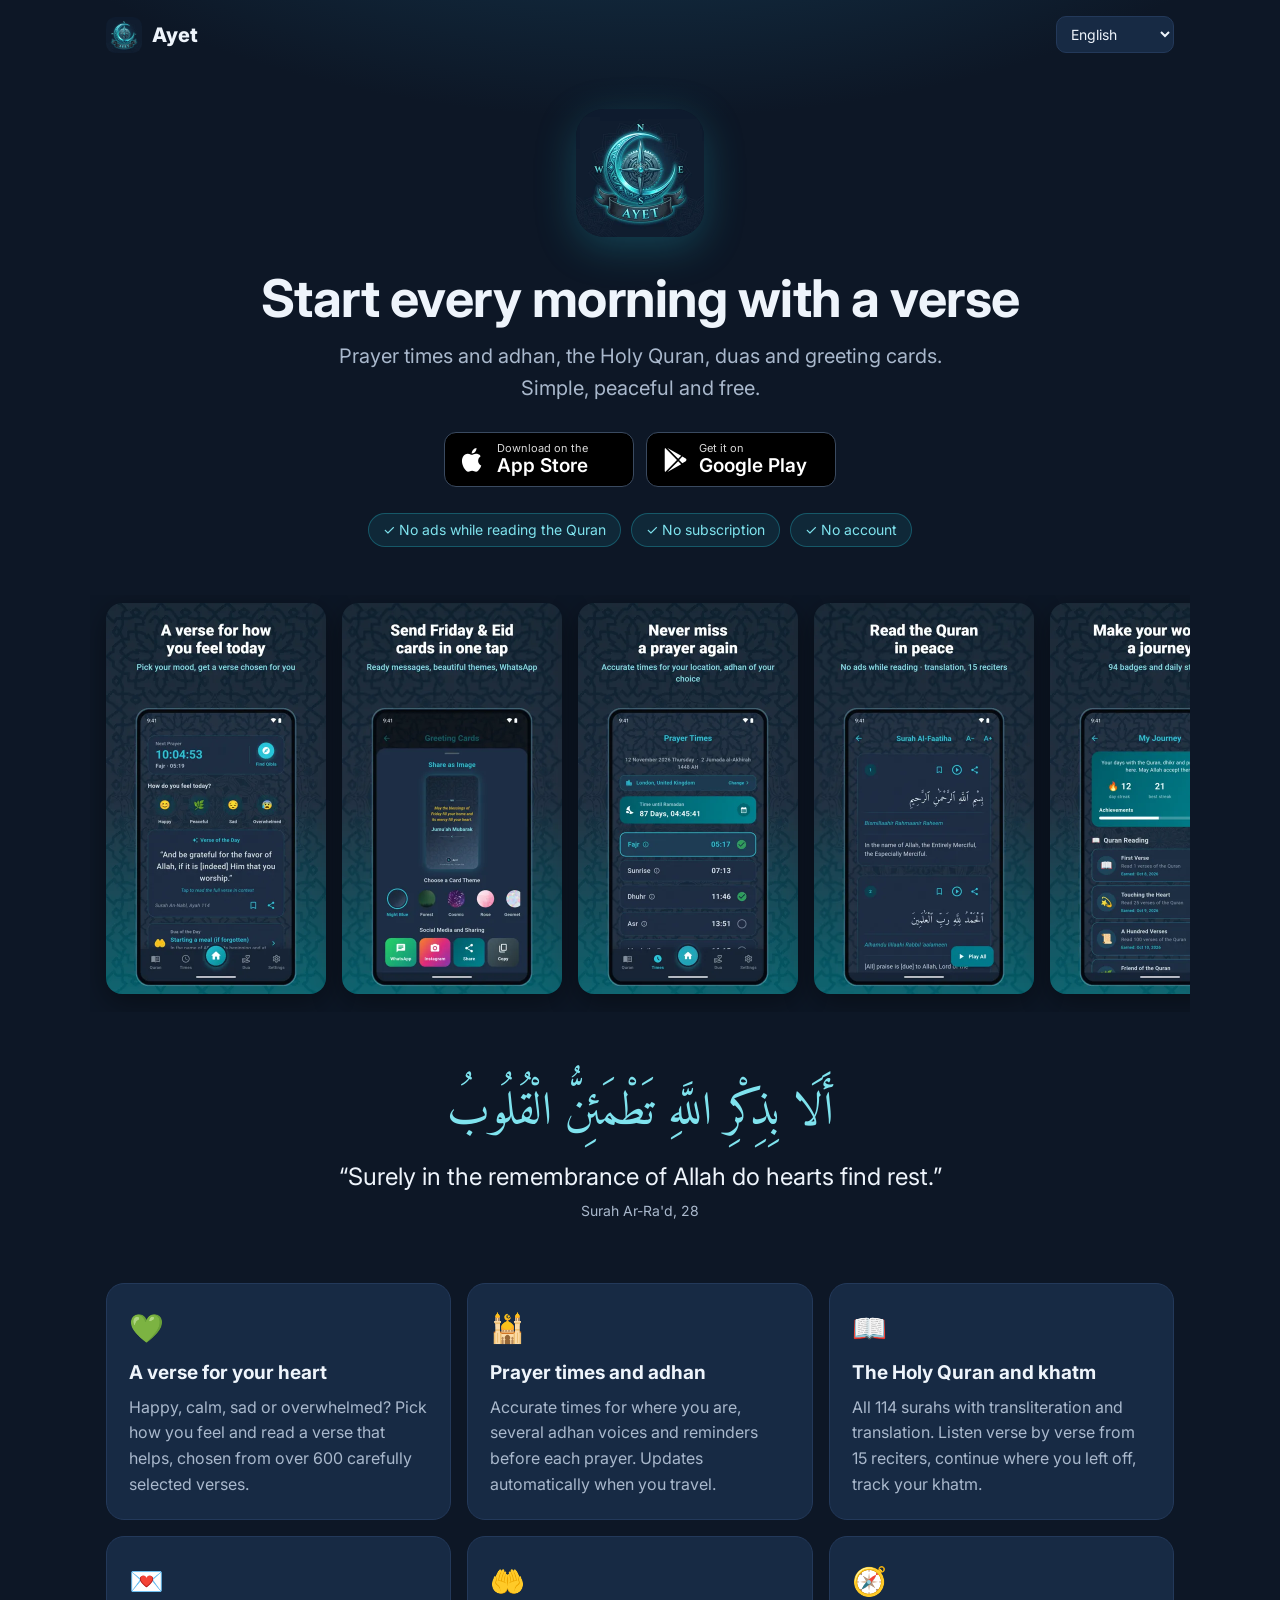
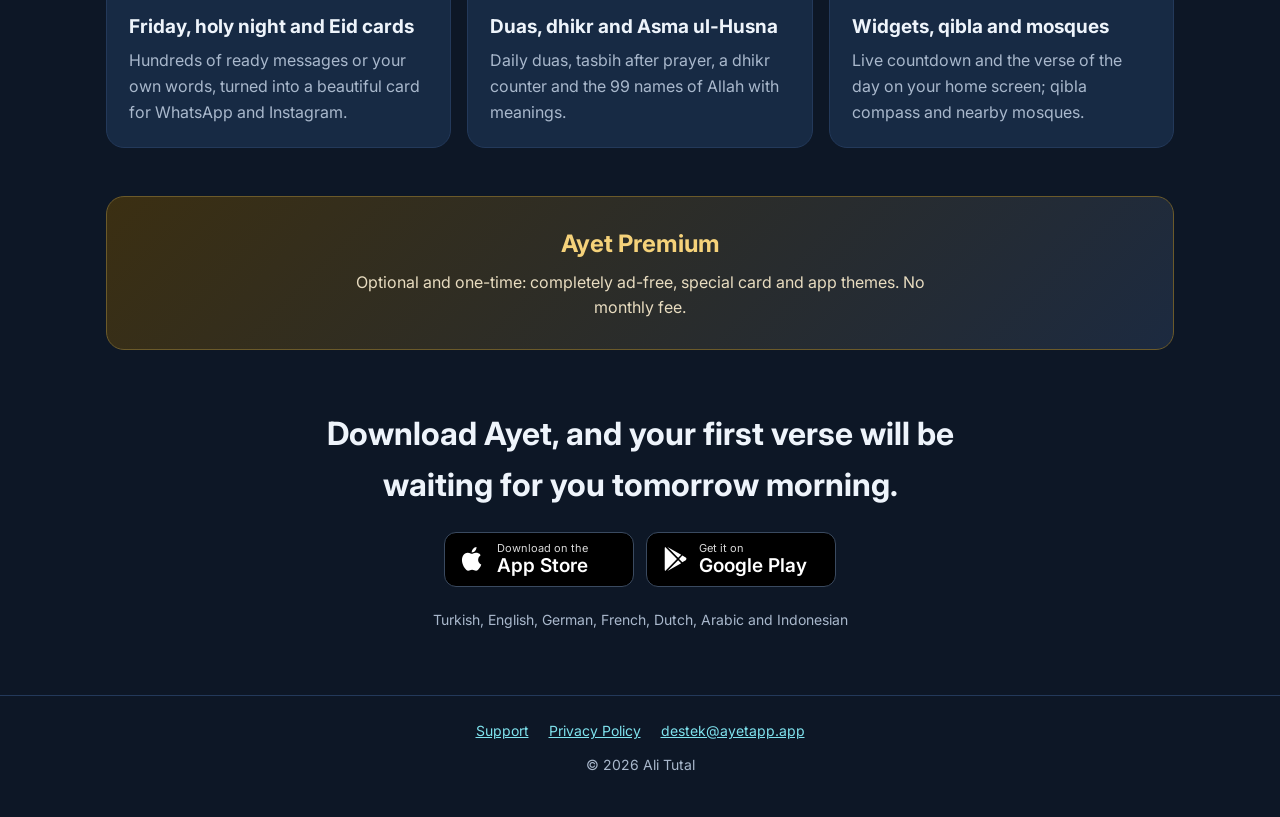
<file: index.html>
<!doctype html>
<html lang="tr">
<head>
<meta charset="utf-8">
<meta name="viewport" content="width=device-width, initial-scale=1">
<title>Ayet: Namaz Vakti, Ezan ve Kur'an</title>
<meta name="description" content="Her gün size özel bir ayet, namaz vakitleri ve ezan, Kur'an-ı Kerim, dualar ve tebrik kartları. Android ve iPhone için ücretsiz.">
<meta property="og:title" content="Ayet: Namaz Vakti, Ezan ve Kur'an">
<meta property="og:description" content="Her gün size özel bir ayet, namaz vakitleri, ezan, Kur'an ve dualar. Android ve iPhone için ücretsiz.">
<meta property="og:image" content="https://ayetapp.app/img/og.jpg">
<meta property="og:url" content="https://ayetapp.app/">
<meta property="og:type" content="website">
<meta name="twitter:card" content="summary_large_image">
<meta name="theme-color" content="#0f1a2b">
<link rel="icon" href="/favicon.png">
<link rel="apple-touch-icon" href="/apple-touch-icon.png">
<link rel="preconnect" href="https://fonts.googleapis.com">
<link rel="preconnect" href="https://fonts.gstatic.com" crossorigin>
<link href="https://fonts.googleapis.com/css2?family=Amiri:wght@400;700&family=Inter:wght@400;600;800&display=swap" rel="stylesheet">
<link rel="stylesheet" href="/style.css">
</head>
<body>
<header class="top">
  <a class="brand" href="/"><img src="/img/icon.webp" alt="" width="36" height="36"><span>Ayet</span></a>
  <select id="lang" aria-label="Language">
    <option value="tr">Türkçe</option><option value="en">English</option><option value="de">Deutsch</option>
    <option value="fr">Français</option><option value="nl">Nederlands</option><option value="ar">العربية</option>
    <option value="id">Indonesia</option>
  </select>
</header>

<main>
  <section class="hero">
    <img class="hero-icon" src="/img/icon.webp" alt="Ayet" width="128" height="128">
    <h1 data-t="title">Her sabah sizi bir ayet karşılasın</h1>
    <p class="lead" data-t="lead">Namaz vakitleri ve ezan, Kur'an-ı Kerim, dualar ve tebrik kartları. Sade, huzurlu ve ücretsiz.</p>
    <div class="stores">
      <a class="store" href="https://apps.apple.com/app/id6833613165" data-store="ios">
        <svg viewBox="0 0 24 24" aria-hidden="true"><path d="M16.4 12.6c0-2.6 2.1-3.8 2.2-3.9-1.2-1.8-3.1-2-3.7-2-1.6-.2-3.1.9-3.9.9-.8 0-2-.9-3.4-.9-1.7 0-3.3 1-4.2 2.6-1.8 3.1-.5 7.7 1.3 10.2.9 1.2 1.9 2.6 3.2 2.6 1.3-.1 1.8-.8 3.3-.8 1.6 0 2 .8 3.4.8 1.4 0 2.3-1.3 3.1-2.5 1-1.4 1.4-2.8 1.4-2.9 0 0-2.7-1-2.7-4.1zM13.9 5c.7-.9 1.2-2 1.1-3.2-1 0-2.3.7-3 1.6-.7.8-1.2 2-1.1 3.1 1.1.1 2.3-.6 3-1.5z"/></svg>
        <span><small data-t="get_ios">Hemen indirin</small>App Store</span>
      </a>
      <a class="store" href="https://play.google.com/store/apps/details?id=com.alitutal.ayetapp" data-store="android">
        <svg viewBox="0 0 24 24" aria-hidden="true"><path d="M3.6 1.8c-.3.3-.4.7-.4 1.2v18c0 .5.1.9.4 1.2L13.7 12 3.6 1.8zm11.1 11.2 2.6 2.6-11.8 6.7 9.2-9.3zm0-2L5.5 1.7l11.8 6.7-2.6 2.6zm3.6-1.9 2.9 1.7c.8.5.8 1.8 0 2.3l-2.9 1.7-2.8-2.8 2.8-2.9z"/></svg>
        <span><small data-t="get_android">Hemen indirin</small>Google Play</span>
      </a>
    </div>
    <ul class="badges">
      <li data-t="b1">Kur'an okurken reklam yok</li>
      <li data-t="b2">Abonelik yok</li>
      <li data-t="b3">Üyelik yok</li>
    </ul>
  </section>

  <section class="shots" aria-label="Screenshots">
    <div class="strip" id="strip"></div>
  </section>

  <section class="verse">
    <p class="ar" lang="ar" dir="rtl">أَلَا بِذِكْرِ اللَّهِ تَطْمَئِنُّ الْقُلُوبُ</p>
    <p class="tr" data-t="verse">“Bilesiniz ki kalpler ancak Allah'ı anmakla huzur bulur.”</p>
    <p class="ref" data-t="verse_ref">Ra'd Suresi, 28</p>
  </section>

  <section class="features">
    <article><div class="ico">💚</div><h3 data-t="f1h">Kalbinize göre ayet</h3><p data-t="f1p">Mutlu, huzurlu, üzgün ya da bunalmış mısınız? Seçin, 600'den fazla özenle seçilmiş ayet arasından size iyi gelecek olanı okuyun.</p></article>
    <article><div class="ico">🕌</div><h3 data-t="f2h">Namaz vakti ve ezan</h3><p data-t="f2p">Bulunduğunuz yere göre doğru vakitler, farklı ezan sesleri, vakit öncesi hatırlatma. Seyahatte kendiliğinden güncellenir.</p></article>
    <article><div class="ico">📖</div><h3 data-t="f3h">Kur'an-ı Kerim ve hatim</h3><p data-t="f3p">114 sure, okunuş ve meal. 15 hafızdan ayet ayet dinleme, kaldığınız yerden devam, hatim takibi.</p></article>
    <article><div class="ico">💌</div><h3 data-t="f4h">Cuma, kandil ve bayram kartları</h3><p data-t="f4p">Yüzlerce hazır mesaj ya da kendi mesajınız; şık bir karta dönüştürüp WhatsApp ve Instagram'da paylaşın.</p></article>
    <article><div class="ico">🤲</div><h3 data-t="f5h">Dua, zikir ve Esmâ</h3><p data-t="f5p">Günlük dualar, namaz tesbihatı, zikirmatik ve Allah'ın 99 ismi anlamlarıyla.</p></article>
    <article><div class="ico">🧭</div><h3 data-t="f6h">Widget, kıble ve cami</h3><p data-t="f6p">Ana ekranda canlı geri sayım ve günün ayeti; kıble pusulası ve en yakın camiler.</p></article>
  </section>

  <section class="premium">
    <h2 data-t="ph">Ayet Premium</h2>
    <p data-t="pp">İsteğe bağlı ve tek seferlik: tamamen reklamsız kullanım, özel kart ve uygulama temaları. Aylık ücret yok.</p>
  </section>

  <section class="cta">
    <h2 data-t="cta">Ayet'i indirin; yarın sabah ilk ayetiniz sizi bekliyor olsun.</h2>
    <div class="stores" id="stores2"></div>
    <p class="langs" data-t="langs">Türkçe, İngilizce, Almanca, Fransızca, Felemenkçe, Arapça ve Endonezce</p>
  </section>
</main>

<footer>
  <nav>
    <a href="/destek/" data-t="support">Destek</a>
    <a href="/gizlilik/" data-t="privacy">Gizlilik Politikası</a>
    <a href="mailto:destek@ayetapp.app">destek@ayetapp.app</a>
  </nav>
  <p>© 2026 Ali Tutal</p>
</footer>

<script src="/i18n.js"></script>
<script>
(function () {
  var shots = ['01', '02', '03', '04', '05', '07'];
  function render(lang) {
    var s = document.getElementById('strip');
    s.innerHTML = shots.map(function (n) {
      return '<img loading="lazy" width="220" height="391" alt="" src="/img/shots/' + lang + '_' + n + '.webp">';
    }).join('');
    document.getElementById('stores2').innerHTML = document.querySelector('.hero .stores').innerHTML;
  }
  AyetI18n.init(render);
})();
</script>
</body>
</html>
</file>
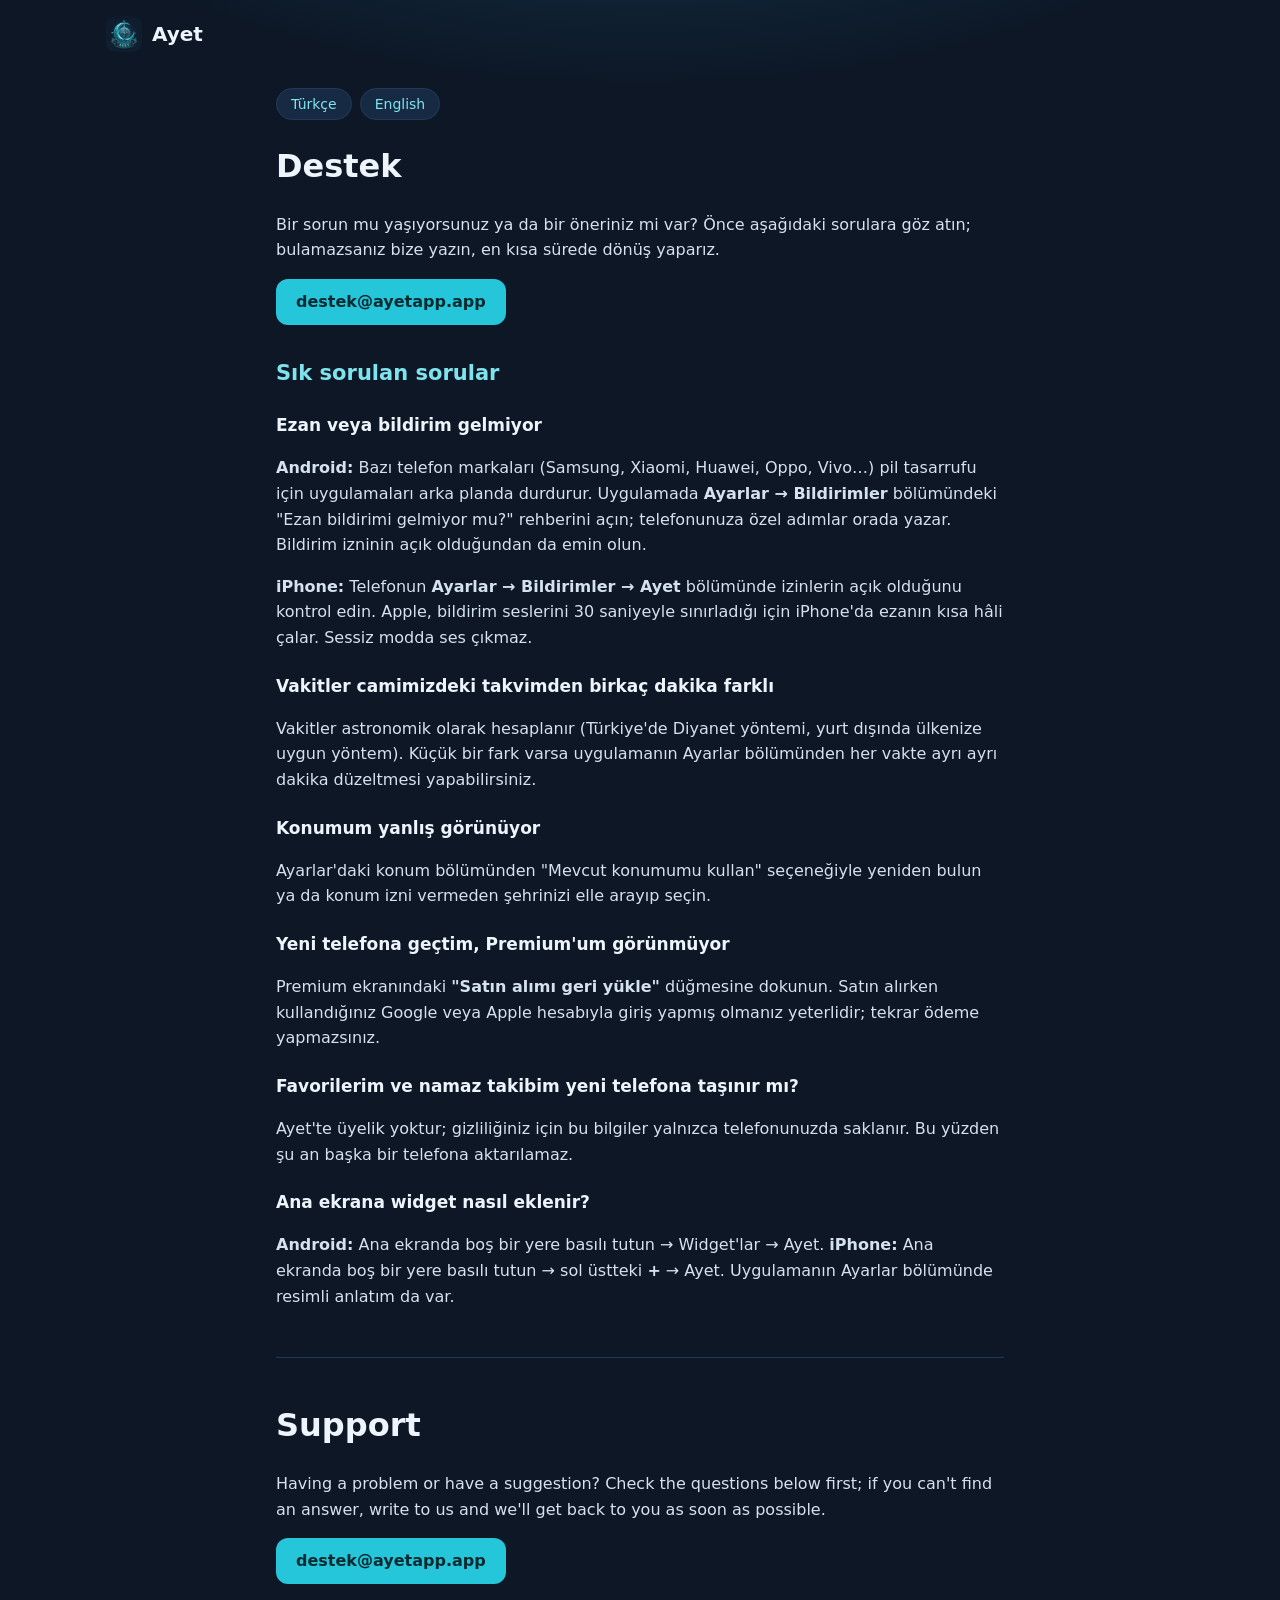
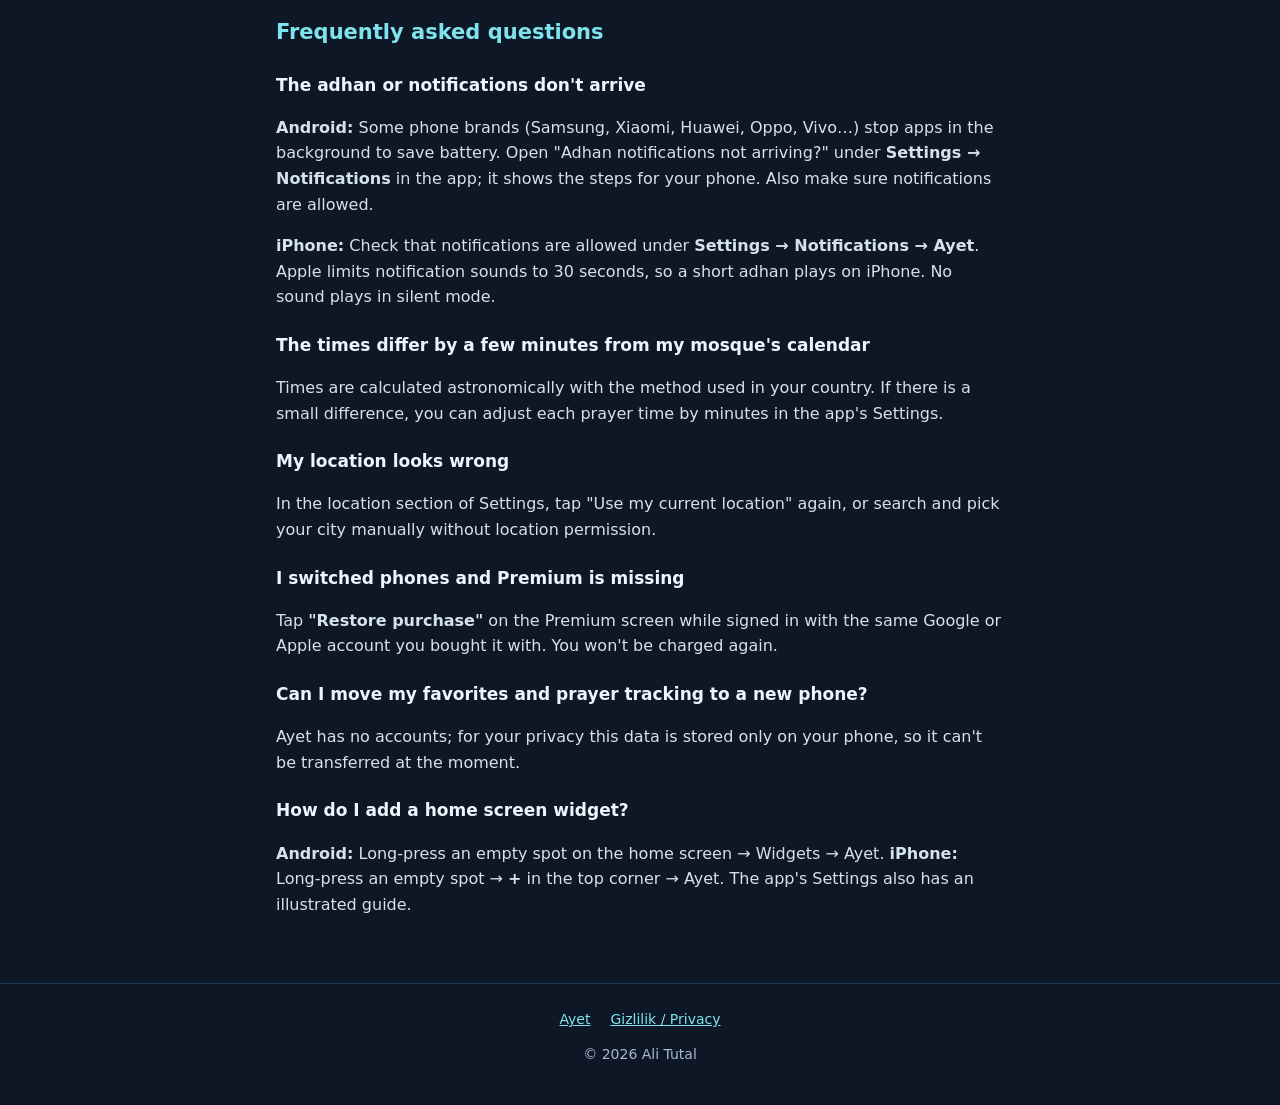
<file: destek/index.html>
<!doctype html>
<html lang="tr">
<head>
<meta charset="utf-8">
<meta name="viewport" content="width=device-width, initial-scale=1">
<title>Destek – Ayet</title>
<meta name="description" content="Ayet uygulaması için sık sorulan sorular ve iletişim / FAQ and contact for the Ayet app.">
<meta name="theme-color" content="#0f1a2b">
<link rel="icon" href="/favicon.png">
<link rel="apple-touch-icon" href="/apple-touch-icon.png">
<link rel="stylesheet" href="/style.css">
</head>
<body>
<header class="top">
  <a class="brand" href="/"><img src="/img/icon.webp" alt="" width="36" height="36"><span>Ayet</span></a>
</header>
<main class="doc">
<div class="tabs"><a href="#tr">Türkçe</a><a href="#en">English</a></div>

<section id="tr" lang="tr">
<h1>Destek</h1>
<p>Bir sorun mu yaşıyorsunuz ya da bir öneriniz mi var? Önce aşağıdaki sorulara göz atın; bulamazsanız bize yazın, en kısa sürede dönüş yaparız.</p>
<p><a class="mail" href="mailto:destek@ayetapp.app?subject=Ayet">destek@ayetapp.app</a></p>

<h2>Sık sorulan sorular</h2>

<h3>Ezan veya bildirim gelmiyor</h3>
<p><strong>Android:</strong> Bazı telefon markaları (Samsung, Xiaomi, Huawei, Oppo, Vivo…) pil tasarrufu için uygulamaları arka planda durdurur. Uygulamada <strong>Ayarlar → Bildirimler</strong> bölümündeki "Ezan bildirimi gelmiyor mu?" rehberini açın; telefonunuza özel adımlar orada yazar. Bildirim izninin açık olduğundan da emin olun.</p>
<p><strong>iPhone:</strong> Telefonun <strong>Ayarlar → Bildirimler → Ayet</strong> bölümünde izinlerin açık olduğunu kontrol edin. Apple, bildirim seslerini 30 saniyeyle sınırladığı için iPhone'da ezanın kısa hâli çalar. Sessiz modda ses çıkmaz.</p>

<h3>Vakitler camimizdeki takvimden birkaç dakika farklı</h3>
<p>Vakitler astronomik olarak hesaplanır (Türkiye'de Diyanet yöntemi, yurt dışında ülkenize uygun yöntem). Küçük bir fark varsa uygulamanın Ayarlar bölümünden her vakte ayrı ayrı dakika düzeltmesi yapabilirsiniz.</p>

<h3>Konumum yanlış görünüyor</h3>
<p>Ayarlar'daki konum bölümünden "Mevcut konumumu kullan" seçeneğiyle yeniden bulun ya da konum izni vermeden şehrinizi elle arayıp seçin.</p>

<h3>Yeni telefona geçtim, Premium'um görünmüyor</h3>
<p>Premium ekranındaki <strong>"Satın alımı geri yükle"</strong> düğmesine dokunun. Satın alırken kullandığınız Google veya Apple hesabıyla giriş yapmış olmanız yeterlidir; tekrar ödeme yapmazsınız.</p>

<h3>Favorilerim ve namaz takibim yeni telefona taşınır mı?</h3>
<p>Ayet'te üyelik yoktur; gizliliğiniz için bu bilgiler yalnızca telefonunuzda saklanır. Bu yüzden şu an başka bir telefona aktarılamaz.</p>

<h3>Ana ekrana widget nasıl eklenir?</h3>
<p><strong>Android:</strong> Ana ekranda boş bir yere basılı tutun → Widget'lar → Ayet. <strong>iPhone:</strong> Ana ekranda boş bir yere basılı tutun → sol üstteki <strong>+</strong> → Ayet. Uygulamanın Ayarlar bölümünde resimli anlatım da var.</p>
</section>

<hr>

<section id="en" lang="en">
<h1>Support</h1>
<p>Having a problem or have a suggestion? Check the questions below first; if you can't find an answer, write to us and we'll get back to you as soon as possible.</p>
<p><a class="mail" href="mailto:destek@ayetapp.app?subject=Ayet">destek@ayetapp.app</a></p>

<h2>Frequently asked questions</h2>

<h3>The adhan or notifications don't arrive</h3>
<p><strong>Android:</strong> Some phone brands (Samsung, Xiaomi, Huawei, Oppo, Vivo…) stop apps in the background to save battery. Open "Adhan notifications not arriving?" under <strong>Settings → Notifications</strong> in the app; it shows the steps for your phone. Also make sure notifications are allowed.</p>
<p><strong>iPhone:</strong> Check that notifications are allowed under <strong>Settings → Notifications → Ayet</strong>. Apple limits notification sounds to 30 seconds, so a short adhan plays on iPhone. No sound plays in silent mode.</p>

<h3>The times differ by a few minutes from my mosque's calendar</h3>
<p>Times are calculated astronomically with the method used in your country. If there is a small difference, you can adjust each prayer time by minutes in the app's Settings.</p>

<h3>My location looks wrong</h3>
<p>In the location section of Settings, tap "Use my current location" again, or search and pick your city manually without location permission.</p>

<h3>I switched phones and Premium is missing</h3>
<p>Tap <strong>"Restore purchase"</strong> on the Premium screen while signed in with the same Google or Apple account you bought it with. You won't be charged again.</p>

<h3>Can I move my favorites and prayer tracking to a new phone?</h3>
<p>Ayet has no accounts; for your privacy this data is stored only on your phone, so it can't be transferred at the moment.</p>

<h3>How do I add a home screen widget?</h3>
<p><strong>Android:</strong> Long-press an empty spot on the home screen → Widgets → Ayet. <strong>iPhone:</strong> Long-press an empty spot → <strong>+</strong> in the top corner → Ayet. The app's Settings also has an illustrated guide.</p>
</section>
</main>
<footer><nav><a href="/">Ayet</a><a href="/gizlilik/">Gizlilik / Privacy</a></nav><p>© 2026 Ali Tutal</p></footer>
</body>
</html>
</file>
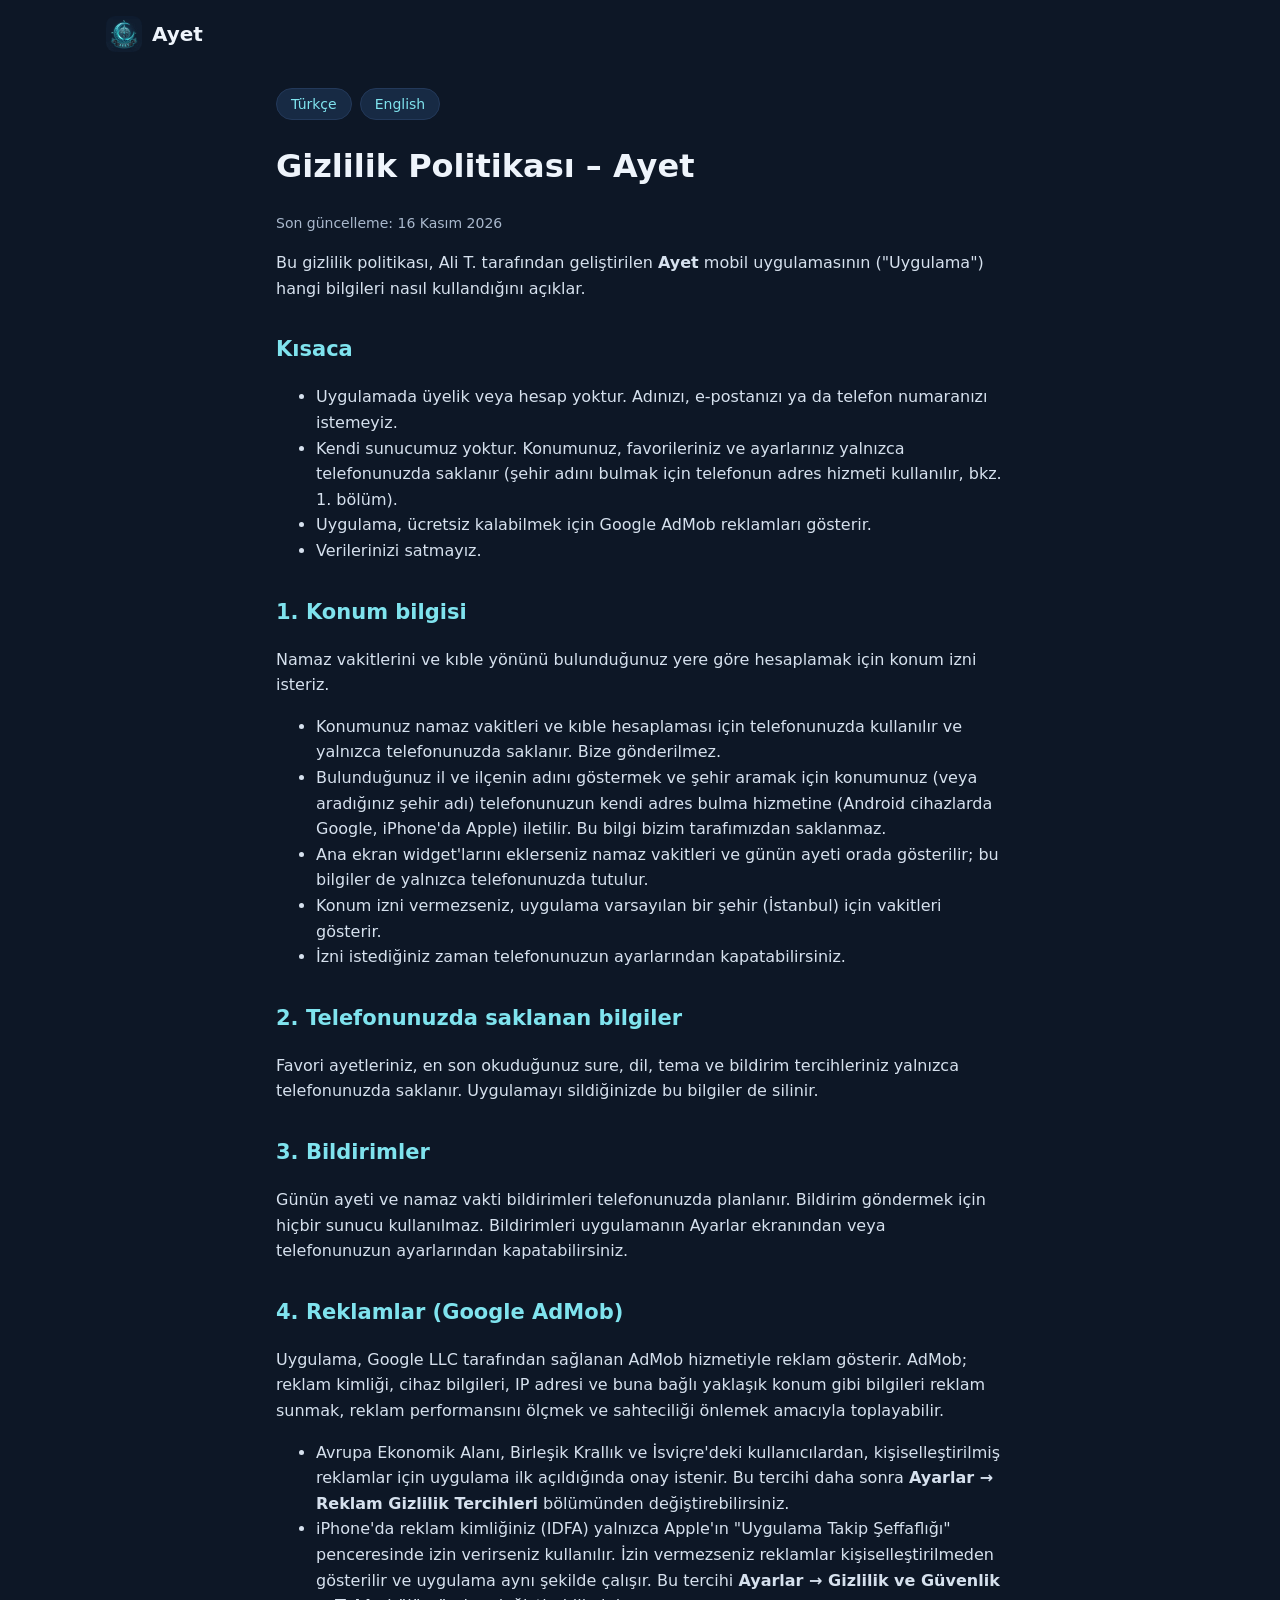
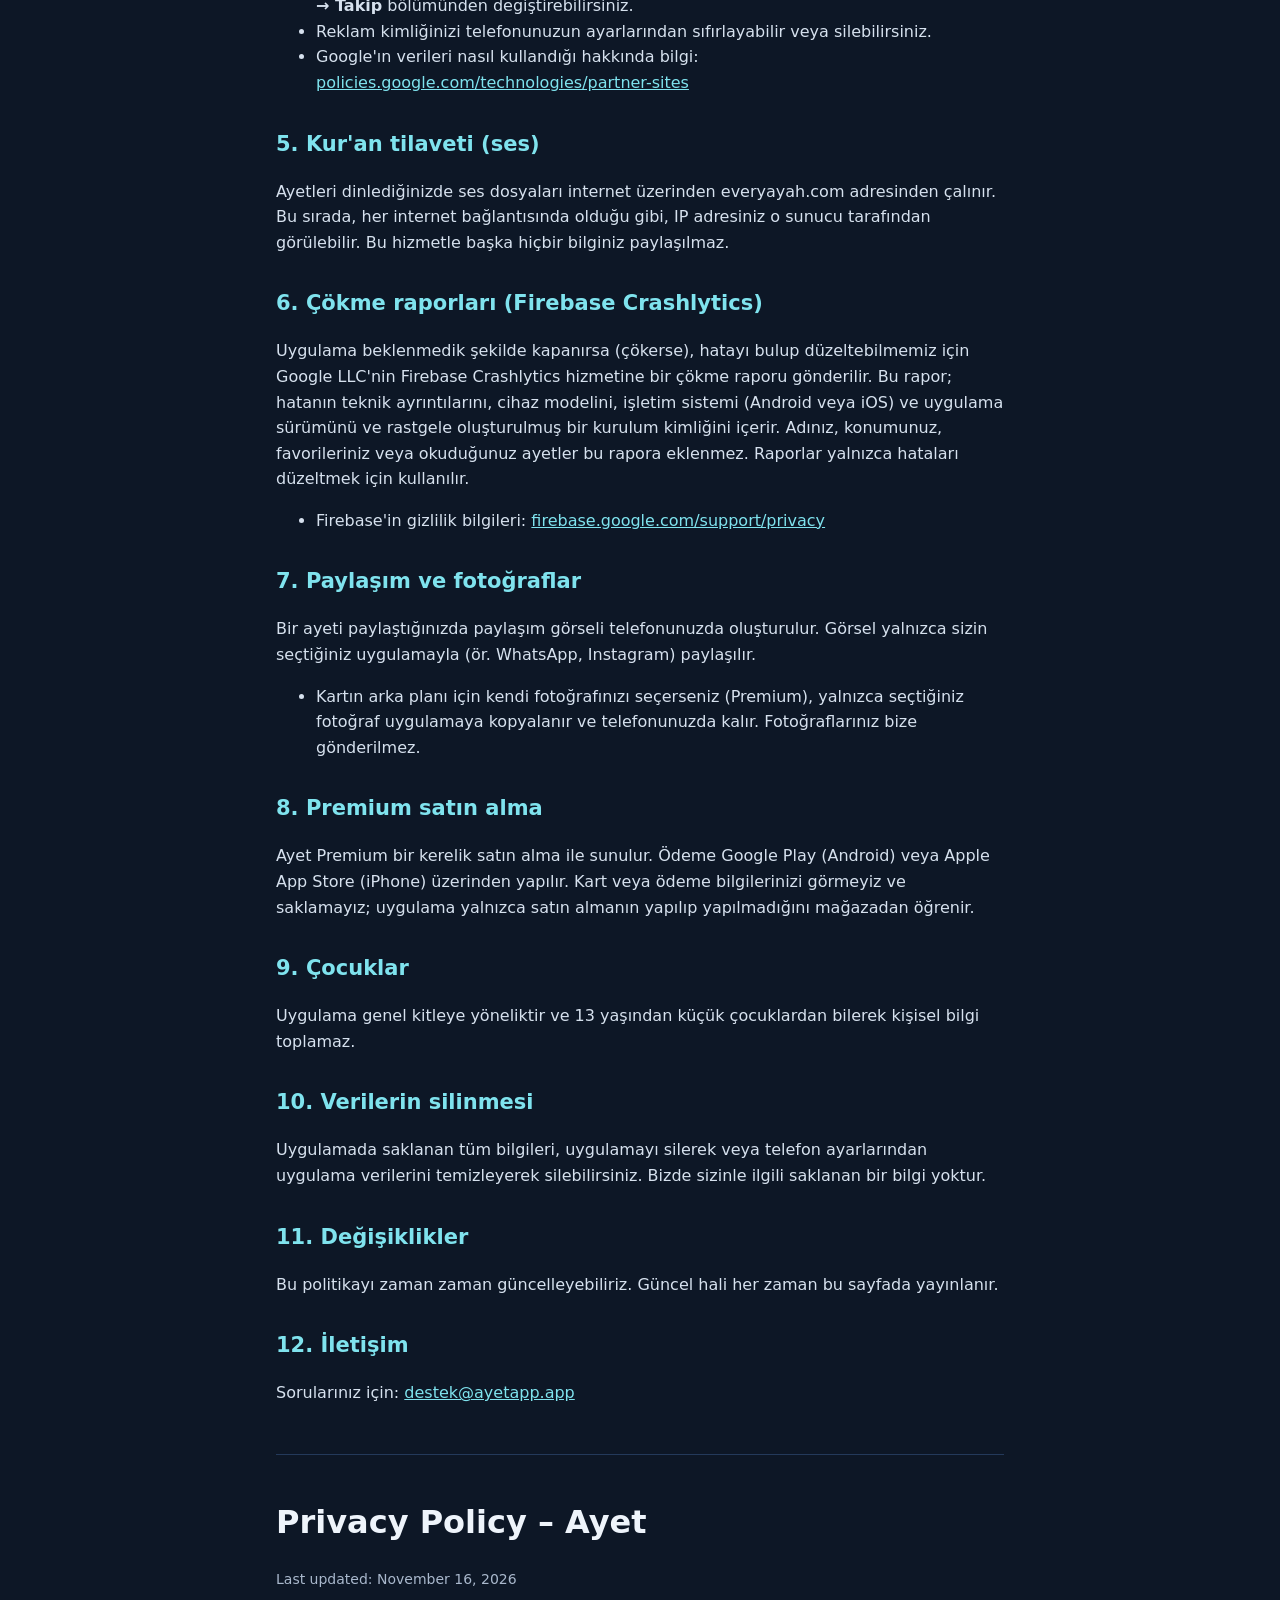
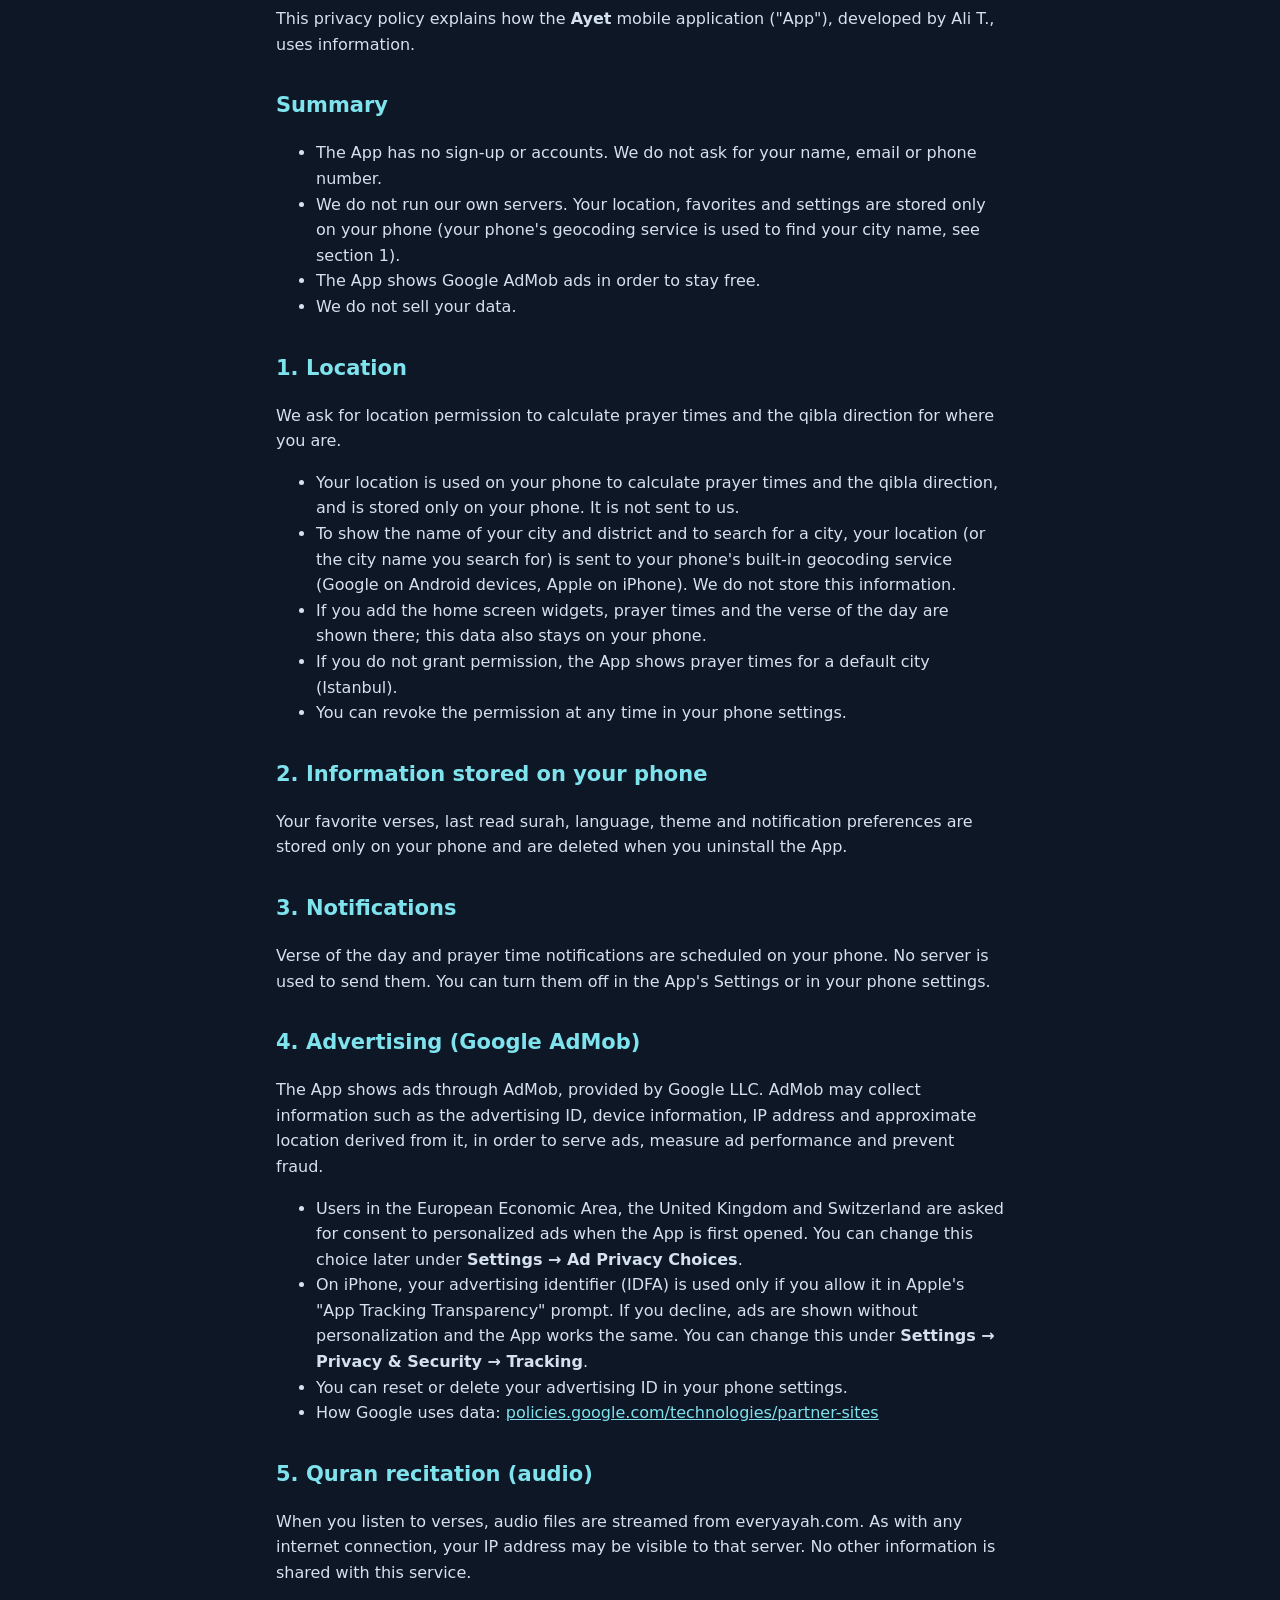
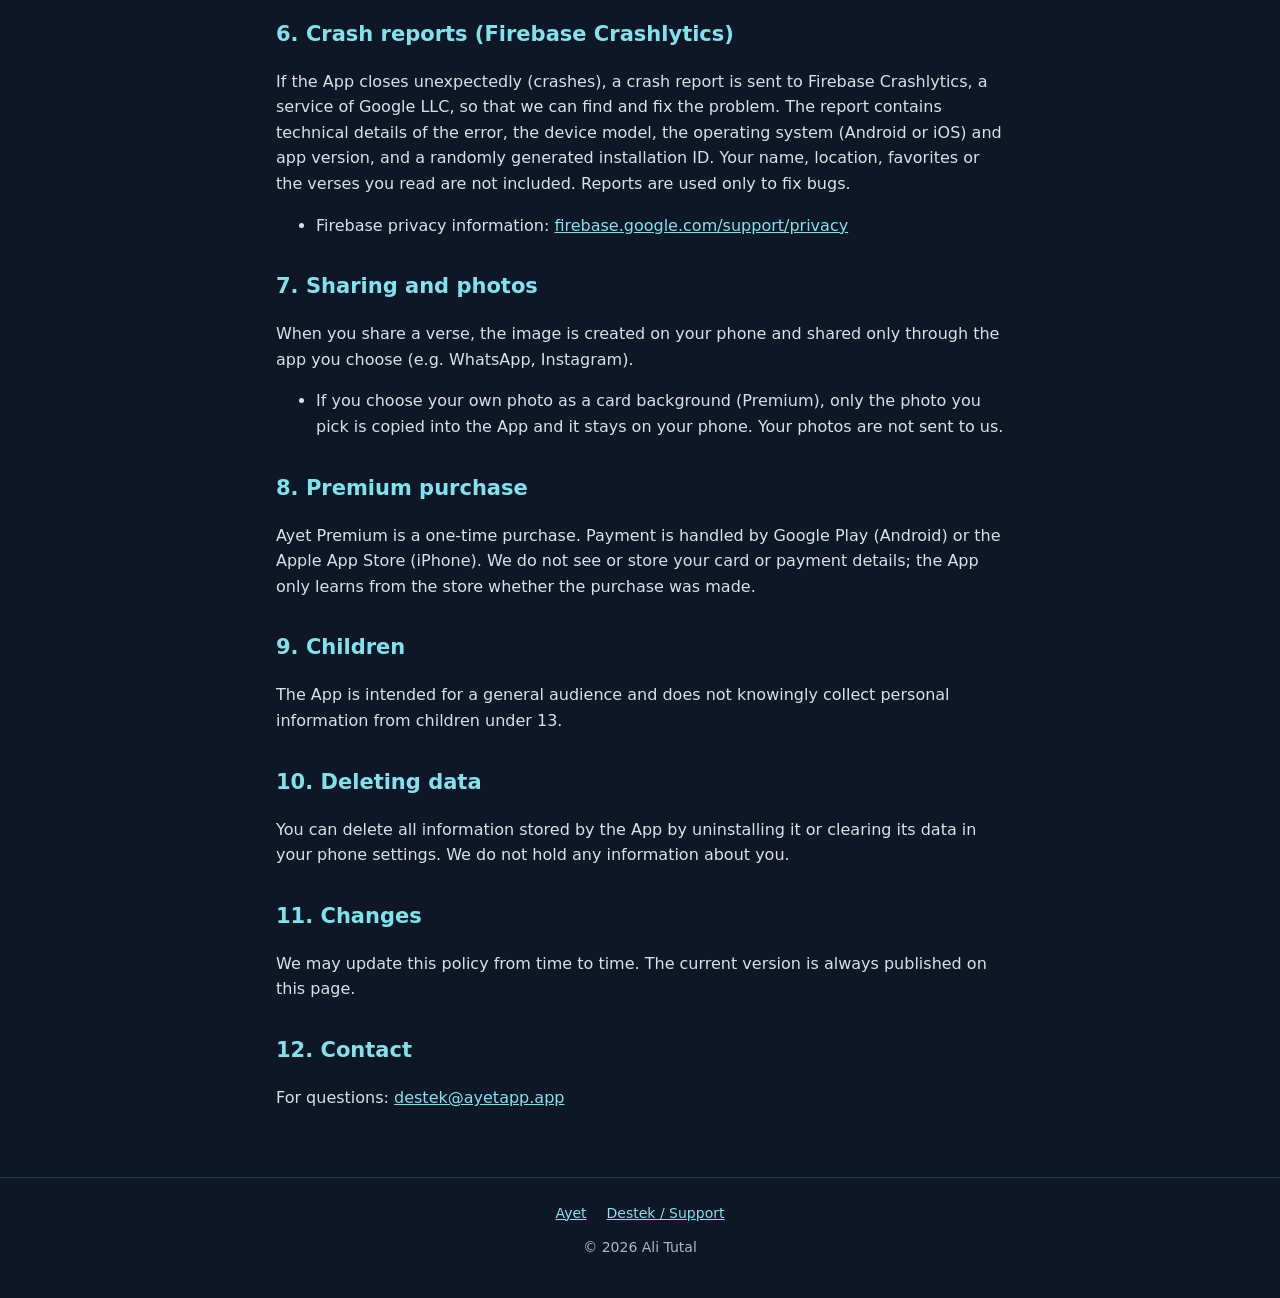
<file: gizlilik/index.html>
<!doctype html>
<html lang="tr">
<head>
<meta charset="utf-8">
<meta name="viewport" content="width=device-width, initial-scale=1">
<title>Gizlilik Politikası – Ayet</title>
<meta name="description" content="Ayet uygulamasının gizlilik politikası / Privacy policy of the Ayet app.">
<meta name="theme-color" content="#0f1a2b">
<link rel="icon" href="/favicon.png">
<link rel="apple-touch-icon" href="/apple-touch-icon.png">
<link rel="stylesheet" href="/style.css">
</head>
<body>
<header class="top">
  <a class="brand" href="/"><img src="/img/icon.webp" alt="" width="36" height="36"><span>Ayet</span></a>
</header>
<main class="doc">
<div class="tabs"><a href="#tr">Türkçe</a><a href="#en">English</a></div>

<section id="tr" lang="tr">
<h1>Gizlilik Politikası – Ayet</h1>
<p class="muted">Son güncelleme: 16 Kasım 2026</p>
<p>Bu gizlilik politikası, Ali T. tarafından geliştirilen <strong>Ayet</strong> mobil uygulamasının ("Uygulama") hangi bilgileri nasıl kullandığını açıklar.</p>

<h2>Kısaca</h2>
<ul>
<li>Uygulamada üyelik veya hesap yoktur. Adınızı, e-postanızı ya da telefon numaranızı istemeyiz.</li>
<li>Kendi sunucumuz yoktur. Konumunuz, favorileriniz ve ayarlarınız yalnızca telefonunuzda saklanır (şehir adını bulmak için telefonun adres hizmeti kullanılır, bkz. 1. bölüm).</li>
<li>Uygulama, ücretsiz kalabilmek için Google AdMob reklamları gösterir.</li>
<li>Verilerinizi satmayız.</li>
</ul>

<h2>1. Konum bilgisi</h2>
<p>Namaz vakitlerini ve kıble yönünü bulunduğunuz yere göre hesaplamak için konum izni isteriz.</p>
<ul>
<li>Konumunuz namaz vakitleri ve kıble hesaplaması için telefonunuzda kullanılır ve yalnızca telefonunuzda saklanır. Bize gönderilmez.</li>
<li>Bulunduğunuz il ve ilçenin adını göstermek ve şehir aramak için konumunuz (veya aradığınız şehir adı) telefonunuzun kendi adres bulma hizmetine (Android cihazlarda Google, iPhone'da Apple) iletilir. Bu bilgi bizim tarafımızdan saklanmaz.</li>
<li>Ana ekran widget'larını eklerseniz namaz vakitleri ve günün ayeti orada gösterilir; bu bilgiler de yalnızca telefonunuzda tutulur.</li>
<li>Konum izni vermezseniz, uygulama varsayılan bir şehir (İstanbul) için vakitleri gösterir.</li>
<li>İzni istediğiniz zaman telefonunuzun ayarlarından kapatabilirsiniz.</li>
</ul>

<h2>2. Telefonunuzda saklanan bilgiler</h2>
<p>Favori ayetleriniz, en son okuduğunuz sure, dil, tema ve bildirim tercihleriniz yalnızca telefonunuzda saklanır. Uygulamayı sildiğinizde bu bilgiler de silinir.</p>

<h2>3. Bildirimler</h2>
<p>Günün ayeti ve namaz vakti bildirimleri telefonunuzda planlanır. Bildirim göndermek için hiçbir sunucu kullanılmaz. Bildirimleri uygulamanın Ayarlar ekranından veya telefonunuzun ayarlarından kapatabilirsiniz.</p>

<h2>4. Reklamlar (Google AdMob)</h2>
<p>Uygulama, Google LLC tarafından sağlanan AdMob hizmetiyle reklam gösterir. AdMob; reklam kimliği, cihaz bilgileri, IP adresi ve buna bağlı yaklaşık konum gibi bilgileri reklam sunmak, reklam performansını ölçmek ve sahteciliği önlemek amacıyla toplayabilir.</p>
<ul>
<li>Avrupa Ekonomik Alanı, Birleşik Krallık ve İsviçre'deki kullanıcılardan, kişiselleştirilmiş reklamlar için uygulama ilk açıldığında onay istenir. Bu tercihi daha sonra <strong>Ayarlar → Reklam Gizlilik Tercihleri</strong> bölümünden değiştirebilirsiniz.</li>
<li>iPhone'da reklam kimliğiniz (IDFA) yalnızca Apple'ın "Uygulama Takip Şeffaflığı" penceresinde izin verirseniz kullanılır. İzin vermezseniz reklamlar kişiselleştirilmeden gösterilir ve uygulama aynı şekilde çalışır. Bu tercihi <strong>Ayarlar → Gizlilik ve Güvenlik → Takip</strong> bölümünden değiştirebilirsiniz.</li>
<li>Reklam kimliğinizi telefonunuzun ayarlarından sıfırlayabilir veya silebilirsiniz.</li>
<li>Google'ın verileri nasıl kullandığı hakkında bilgi: <a href="https://policies.google.com/technologies/partner-sites">policies.google.com/technologies/partner-sites</a></li>
</ul>

<h2>5. Kur'an tilaveti (ses)</h2>
<p>Ayetleri dinlediğinizde ses dosyaları internet üzerinden everyayah.com adresinden çalınır. Bu sırada, her internet bağlantısında olduğu gibi, IP adresiniz o sunucu tarafından görülebilir. Bu hizmetle başka hiçbir bilginiz paylaşılmaz.</p>

<h2>6. Çökme raporları (Firebase Crashlytics)</h2>
<p>Uygulama beklenmedik şekilde kapanırsa (çökerse), hatayı bulup düzeltebilmemiz için Google LLC'nin Firebase Crashlytics hizmetine bir çökme raporu gönderilir. Bu rapor; hatanın teknik ayrıntılarını, cihaz modelini, işletim sistemi (Android veya iOS) ve uygulama sürümünü ve rastgele oluşturulmuş bir kurulum kimliğini içerir. Adınız, konumunuz, favorileriniz veya okuduğunuz ayetler bu rapora eklenmez. Raporlar yalnızca hataları düzeltmek için kullanılır.</p>
<ul><li>Firebase'in gizlilik bilgileri: <a href="https://firebase.google.com/support/privacy">firebase.google.com/support/privacy</a></li></ul>

<h2>7. Paylaşım ve fotoğraflar</h2>
<p>Bir ayeti paylaştığınızda paylaşım görseli telefonunuzda oluşturulur. Görsel yalnızca sizin seçtiğiniz uygulamayla (ör. WhatsApp, Instagram) paylaşılır.</p>
<ul><li>Kartın arka planı için kendi fotoğrafınızı seçerseniz (Premium), yalnızca seçtiğiniz fotoğraf uygulamaya kopyalanır ve telefonunuzda kalır. Fotoğraflarınız bize gönderilmez.</li></ul>

<h2>8. Premium satın alma</h2>
<p>Ayet Premium bir kerelik satın alma ile sunulur. Ödeme Google Play (Android) veya Apple App Store (iPhone) üzerinden yapılır. Kart veya ödeme bilgilerinizi görmeyiz ve saklamayız; uygulama yalnızca satın almanın yapılıp yapılmadığını mağazadan öğrenir.</p>

<h2>9. Çocuklar</h2>
<p>Uygulama genel kitleye yöneliktir ve 13 yaşından küçük çocuklardan bilerek kişisel bilgi toplamaz.</p>

<h2>10. Verilerin silinmesi</h2>
<p>Uygulamada saklanan tüm bilgileri, uygulamayı silerek veya telefon ayarlarından uygulama verilerini temizleyerek silebilirsiniz. Bizde sizinle ilgili saklanan bir bilgi yoktur.</p>

<h2>11. Değişiklikler</h2>
<p>Bu politikayı zaman zaman güncelleyebiliriz. Güncel hali her zaman bu sayfada yayınlanır.</p>

<h2>12. İletişim</h2>
<p>Sorularınız için: <a href="mailto:destek@ayetapp.app">destek@ayetapp.app</a></p>
</section>

<hr>

<section id="en" lang="en">
<h1>Privacy Policy – Ayet</h1>
<p class="muted">Last updated: November 16, 2026</p>
<p>This privacy policy explains how the <strong>Ayet</strong> mobile application ("App"), developed by Ali T., uses information.</p>

<h2>Summary</h2>
<ul>
<li>The App has no sign-up or accounts. We do not ask for your name, email or phone number.</li>
<li>We do not run our own servers. Your location, favorites and settings are stored only on your phone (your phone's geocoding service is used to find your city name, see section 1).</li>
<li>The App shows Google AdMob ads in order to stay free.</li>
<li>We do not sell your data.</li>
</ul>

<h2>1. Location</h2>
<p>We ask for location permission to calculate prayer times and the qibla direction for where you are.</p>
<ul>
<li>Your location is used on your phone to calculate prayer times and the qibla direction, and is stored only on your phone. It is not sent to us.</li>
<li>To show the name of your city and district and to search for a city, your location (or the city name you search for) is sent to your phone's built-in geocoding service (Google on Android devices, Apple on iPhone). We do not store this information.</li>
<li>If you add the home screen widgets, prayer times and the verse of the day are shown there; this data also stays on your phone.</li>
<li>If you do not grant permission, the App shows prayer times for a default city (Istanbul).</li>
<li>You can revoke the permission at any time in your phone settings.</li>
</ul>

<h2>2. Information stored on your phone</h2>
<p>Your favorite verses, last read surah, language, theme and notification preferences are stored only on your phone and are deleted when you uninstall the App.</p>

<h2>3. Notifications</h2>
<p>Verse of the day and prayer time notifications are scheduled on your phone. No server is used to send them. You can turn them off in the App's Settings or in your phone settings.</p>

<h2>4. Advertising (Google AdMob)</h2>
<p>The App shows ads through AdMob, provided by Google LLC. AdMob may collect information such as the advertising ID, device information, IP address and approximate location derived from it, in order to serve ads, measure ad performance and prevent fraud.</p>
<ul>
<li>Users in the European Economic Area, the United Kingdom and Switzerland are asked for consent to personalized ads when the App is first opened. You can change this choice later under <strong>Settings → Ad Privacy Choices</strong>.</li>
<li>On iPhone, your advertising identifier (IDFA) is used only if you allow it in Apple's "App Tracking Transparency" prompt. If you decline, ads are shown without personalization and the App works the same. You can change this under <strong>Settings → Privacy &amp; Security → Tracking</strong>.</li>
<li>You can reset or delete your advertising ID in your phone settings.</li>
<li>How Google uses data: <a href="https://policies.google.com/technologies/partner-sites">policies.google.com/technologies/partner-sites</a></li>
</ul>

<h2>5. Quran recitation (audio)</h2>
<p>When you listen to verses, audio files are streamed from everyayah.com. As with any internet connection, your IP address may be visible to that server. No other information is shared with this service.</p>

<h2>6. Crash reports (Firebase Crashlytics)</h2>
<p>If the App closes unexpectedly (crashes), a crash report is sent to Firebase Crashlytics, a service of Google LLC, so that we can find and fix the problem. The report contains technical details of the error, the device model, the operating system (Android or iOS) and app version, and a randomly generated installation ID. Your name, location, favorites or the verses you read are not included. Reports are used only to fix bugs.</p>
<ul><li>Firebase privacy information: <a href="https://firebase.google.com/support/privacy">firebase.google.com/support/privacy</a></li></ul>

<h2>7. Sharing and photos</h2>
<p>When you share a verse, the image is created on your phone and shared only through the app you choose (e.g. WhatsApp, Instagram).</p>
<ul><li>If you choose your own photo as a card background (Premium), only the photo you pick is copied into the App and it stays on your phone. Your photos are not sent to us.</li></ul>

<h2>8. Premium purchase</h2>
<p>Ayet Premium is a one-time purchase. Payment is handled by Google Play (Android) or the Apple App Store (iPhone). We do not see or store your card or payment details; the App only learns from the store whether the purchase was made.</p>

<h2>9. Children</h2>
<p>The App is intended for a general audience and does not knowingly collect personal information from children under 13.</p>

<h2>10. Deleting data</h2>
<p>You can delete all information stored by the App by uninstalling it or clearing its data in your phone settings. We do not hold any information about you.</p>

<h2>11. Changes</h2>
<p>We may update this policy from time to time. The current version is always published on this page.</p>

<h2>12. Contact</h2>
<p>For questions: <a href="mailto:destek@ayetapp.app">destek@ayetapp.app</a></p>
</section>
</main>
<footer><nav><a href="/">Ayet</a><a href="/destek/">Destek / Support</a></nav><p>© 2026 Ali Tutal</p></footer>
</body>
</html>
</file>
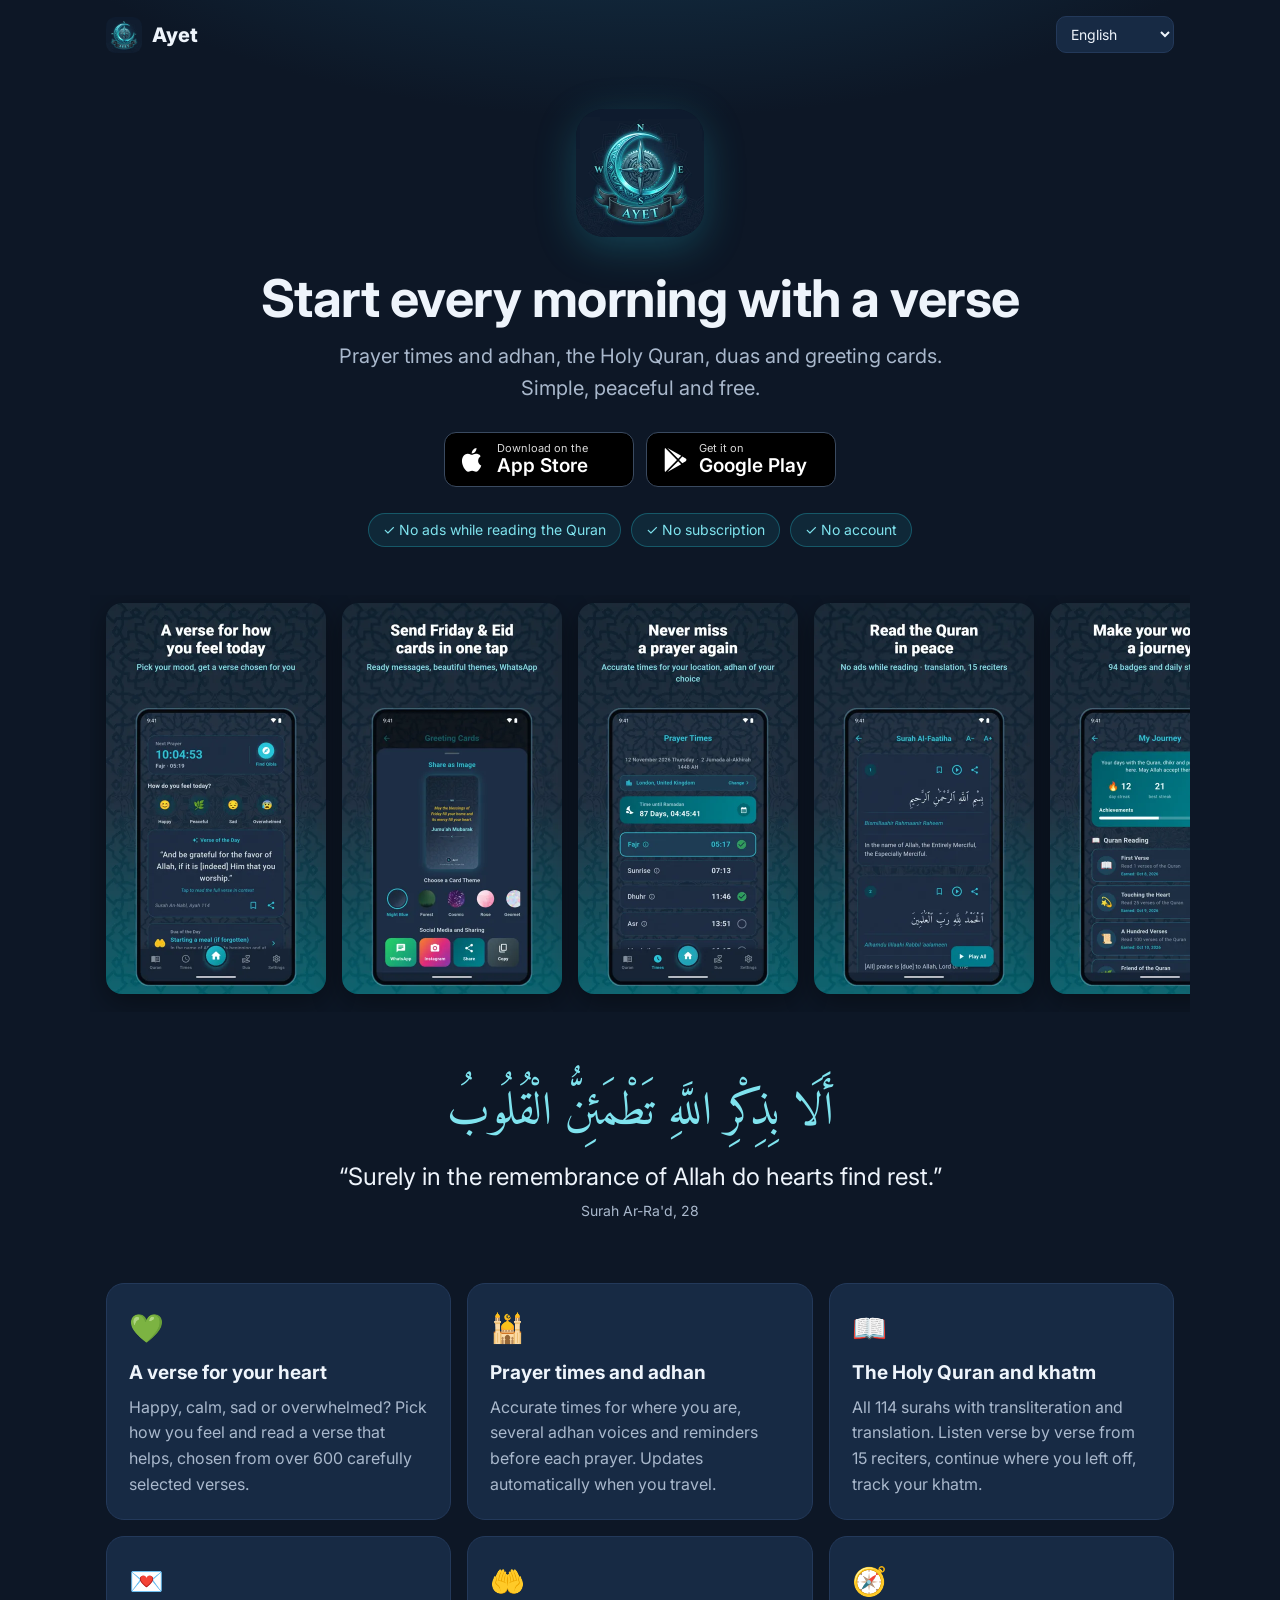
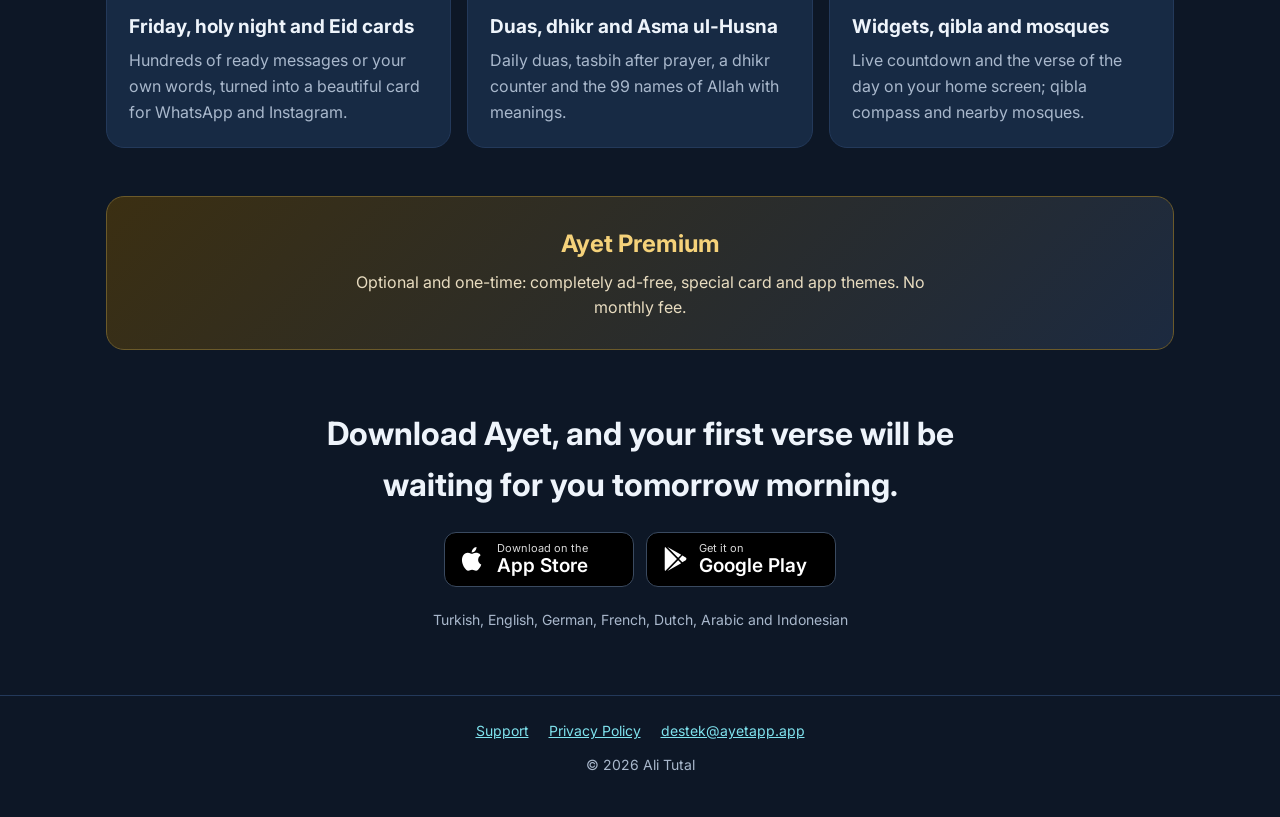
<file: indir/index.html>
<!doctype html>
<html lang="tr">
<head>
<meta charset="utf-8">
<meta name="viewport" content="width=device-width, initial-scale=1">
<title>Ayet'i indir</title>
<meta name="description" content="Ayet: Namaz vakti, ezan, Kur'an ve günün ayeti. Android ve iPhone için ücretsiz.">
<meta property="og:title" content="Ayet: Namaz Vakti, Ezan ve Kur'an">
<meta property="og:description" content="Her gün size özel bir ayet, namaz vakitleri, ezan, Kur'an ve dualar. Android ve iPhone için ücretsiz.">
<meta property="og:image" content="https://ayetapp.app/img/og.jpg">
<meta property="og:url" content="https://ayetapp.app/indir/">
<meta name="twitter:card" content="summary_large_image">
<meta name="theme-color" content="#0f1a2b">
<link rel="icon" href="/favicon.png">
<link rel="stylesheet" href="/style.css">
<script>
  // Paylaşılan bağlantı: Android → Google Play, iPhone → App Store, diğerleri → ana sayfa
  (function () {
    var ua = navigator.userAgent;
    var ios = /iPhone|iPad|iPod/i.test(ua) || (navigator.platform === 'MacIntel' && navigator.maxTouchPoints > 1);
    if (/Android/i.test(ua)) location.replace('https://play.google.com/store/apps/details?id=com.alitutal.ayetapp');
    else if (ios) location.replace('https://apps.apple.com/app/id6833613165');
    else location.replace('/');
  })();
</script>
</head>
<body>
<main class="doc" style="text-align:center;padding-top:60px">
  <img src="/img/icon.webp" alt="Ayet" width="96" height="96" style="border-radius:22px">
  <h1>Ayet</h1>
  <div class="stores">
    <a class="store" href="https://apps.apple.com/app/id6833613165"><span>App Store</span></a>
    <a class="store" href="https://play.google.com/store/apps/details?id=com.alitutal.ayetapp"><span>Google Play</span></a>
  </div>
</main>
</body>
</html>
</file>
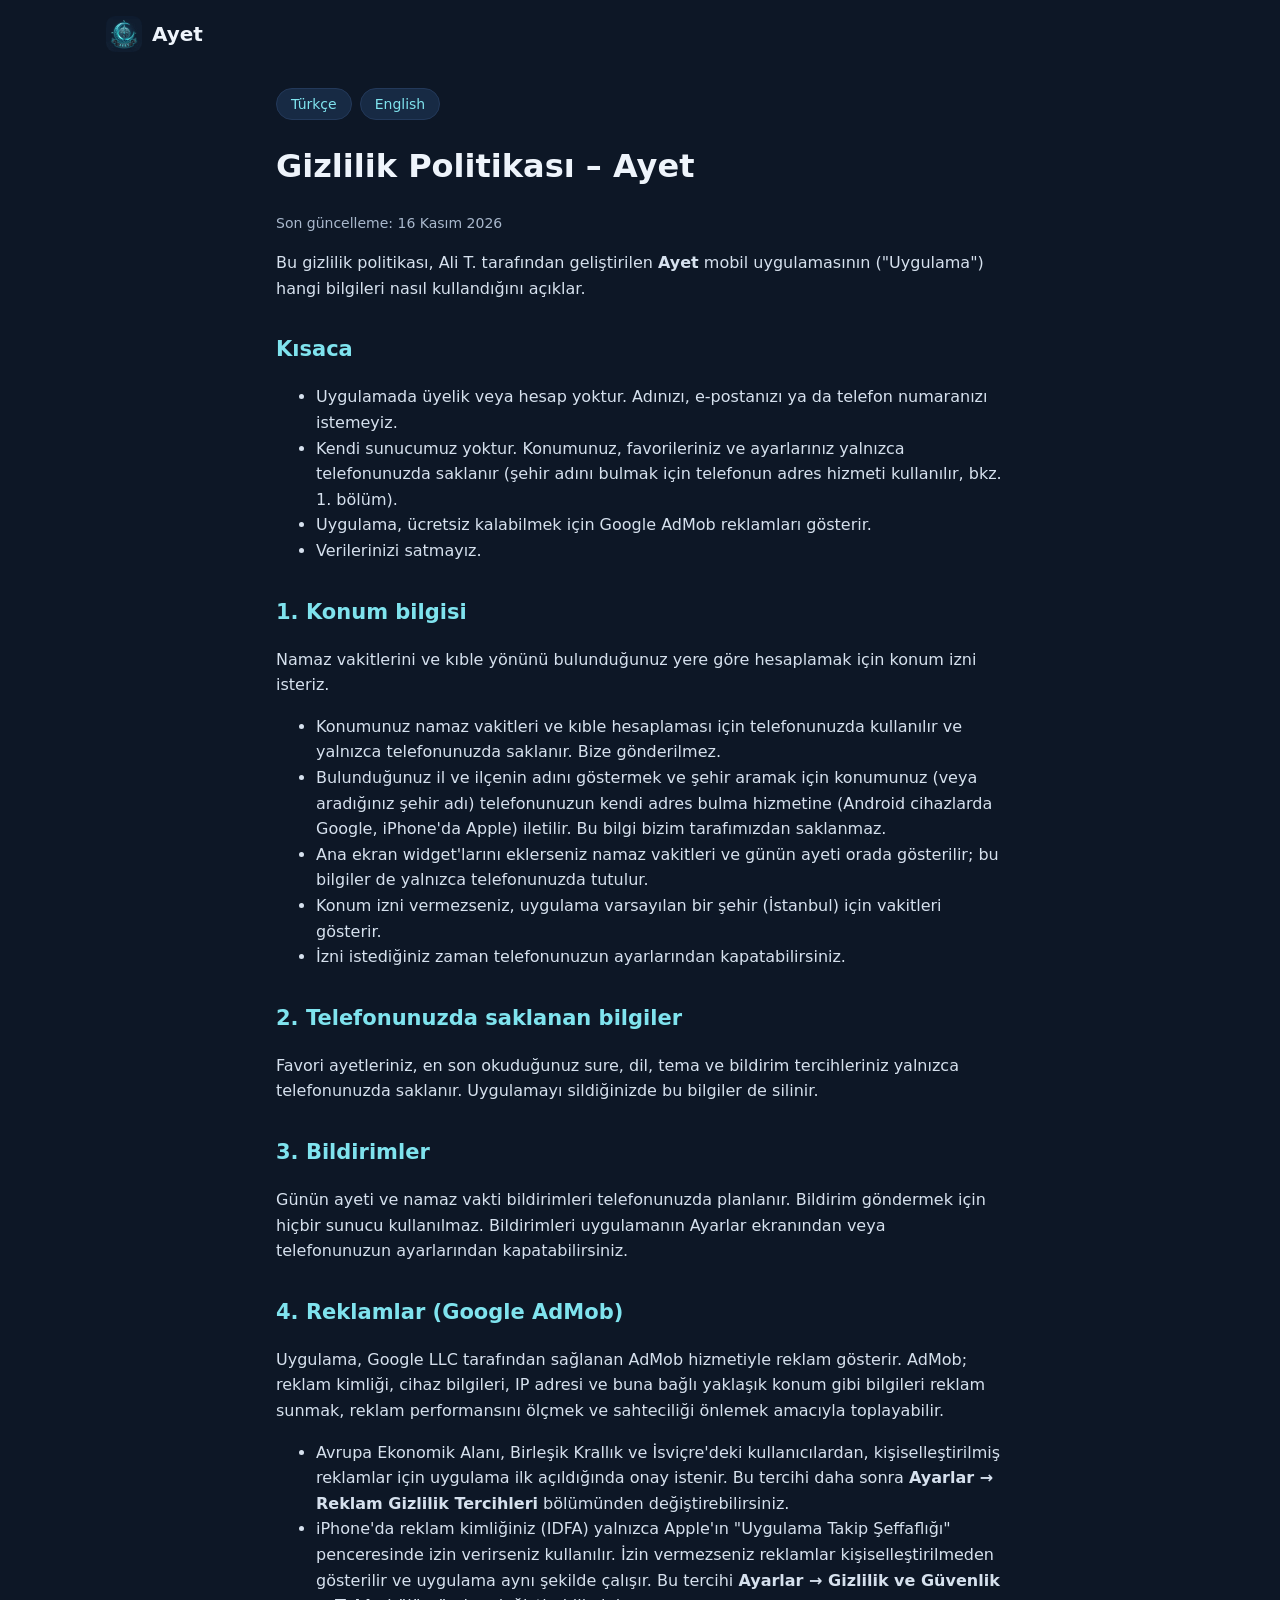
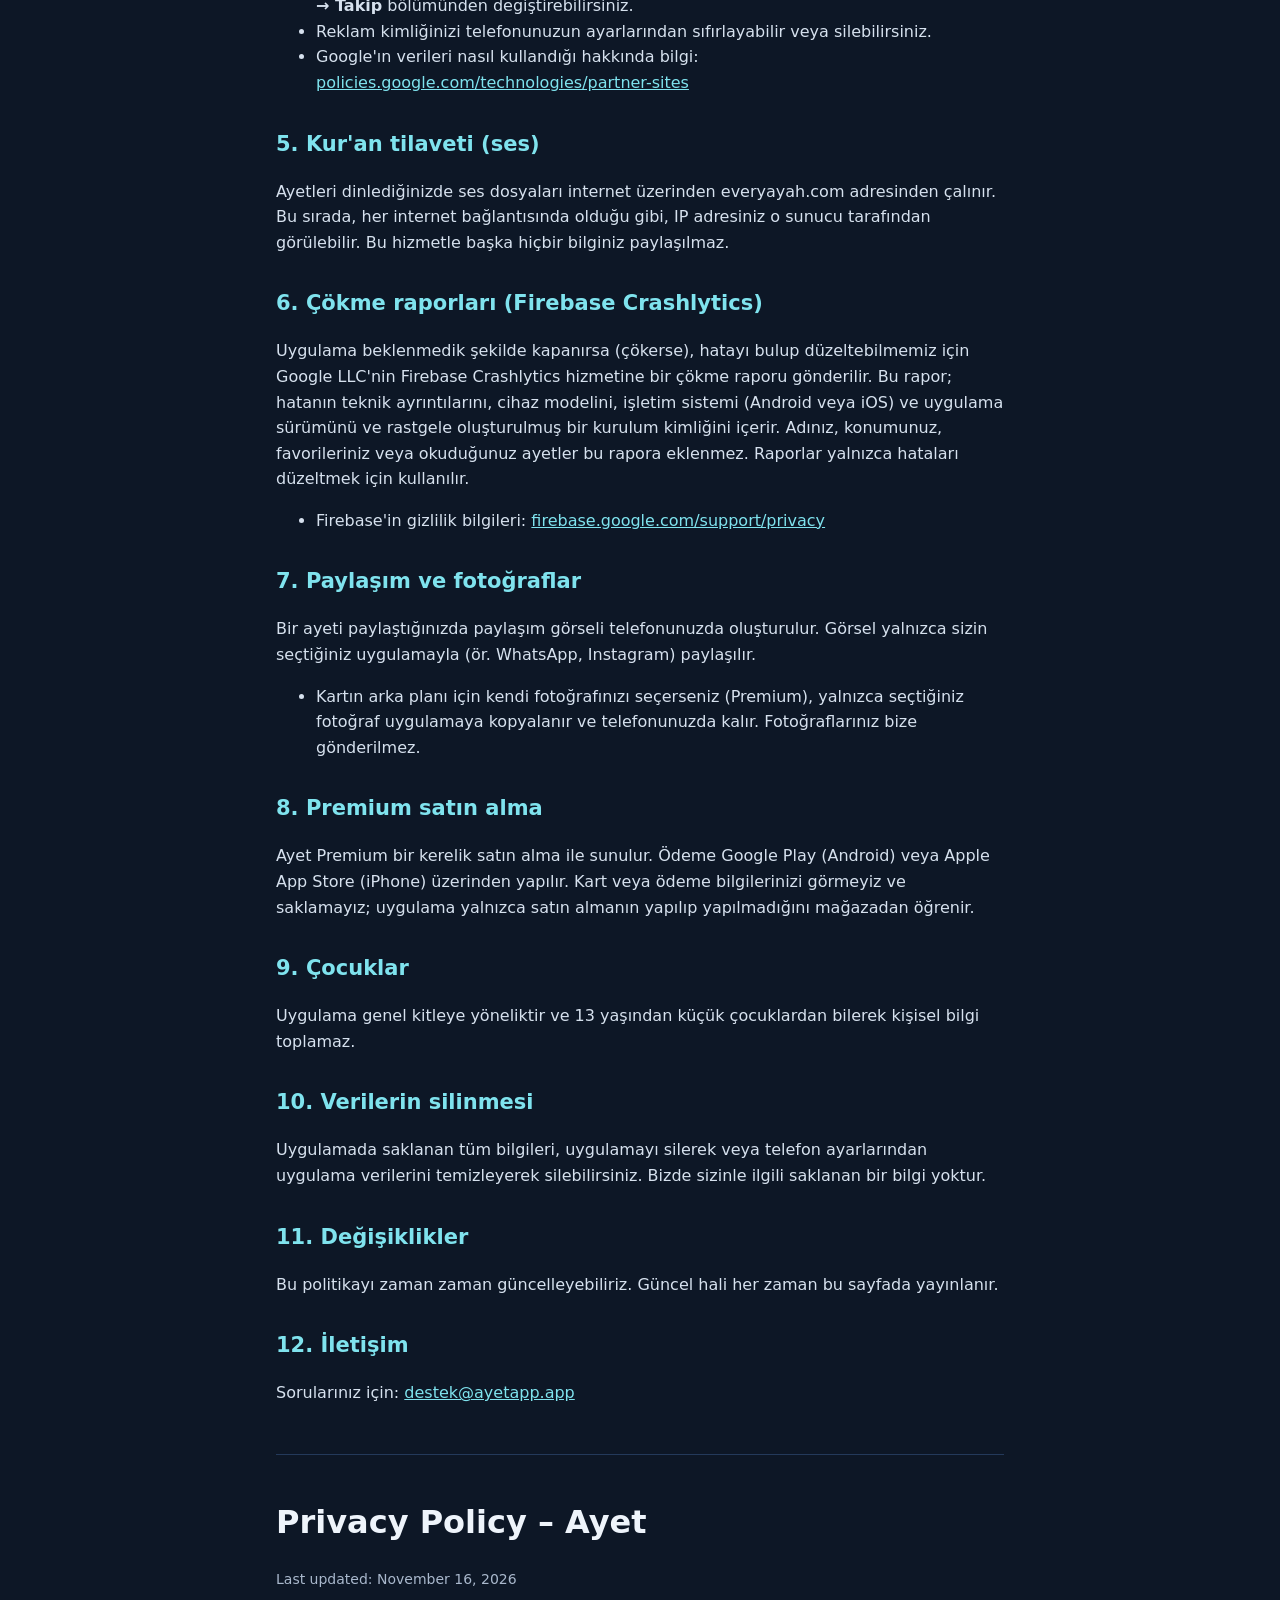
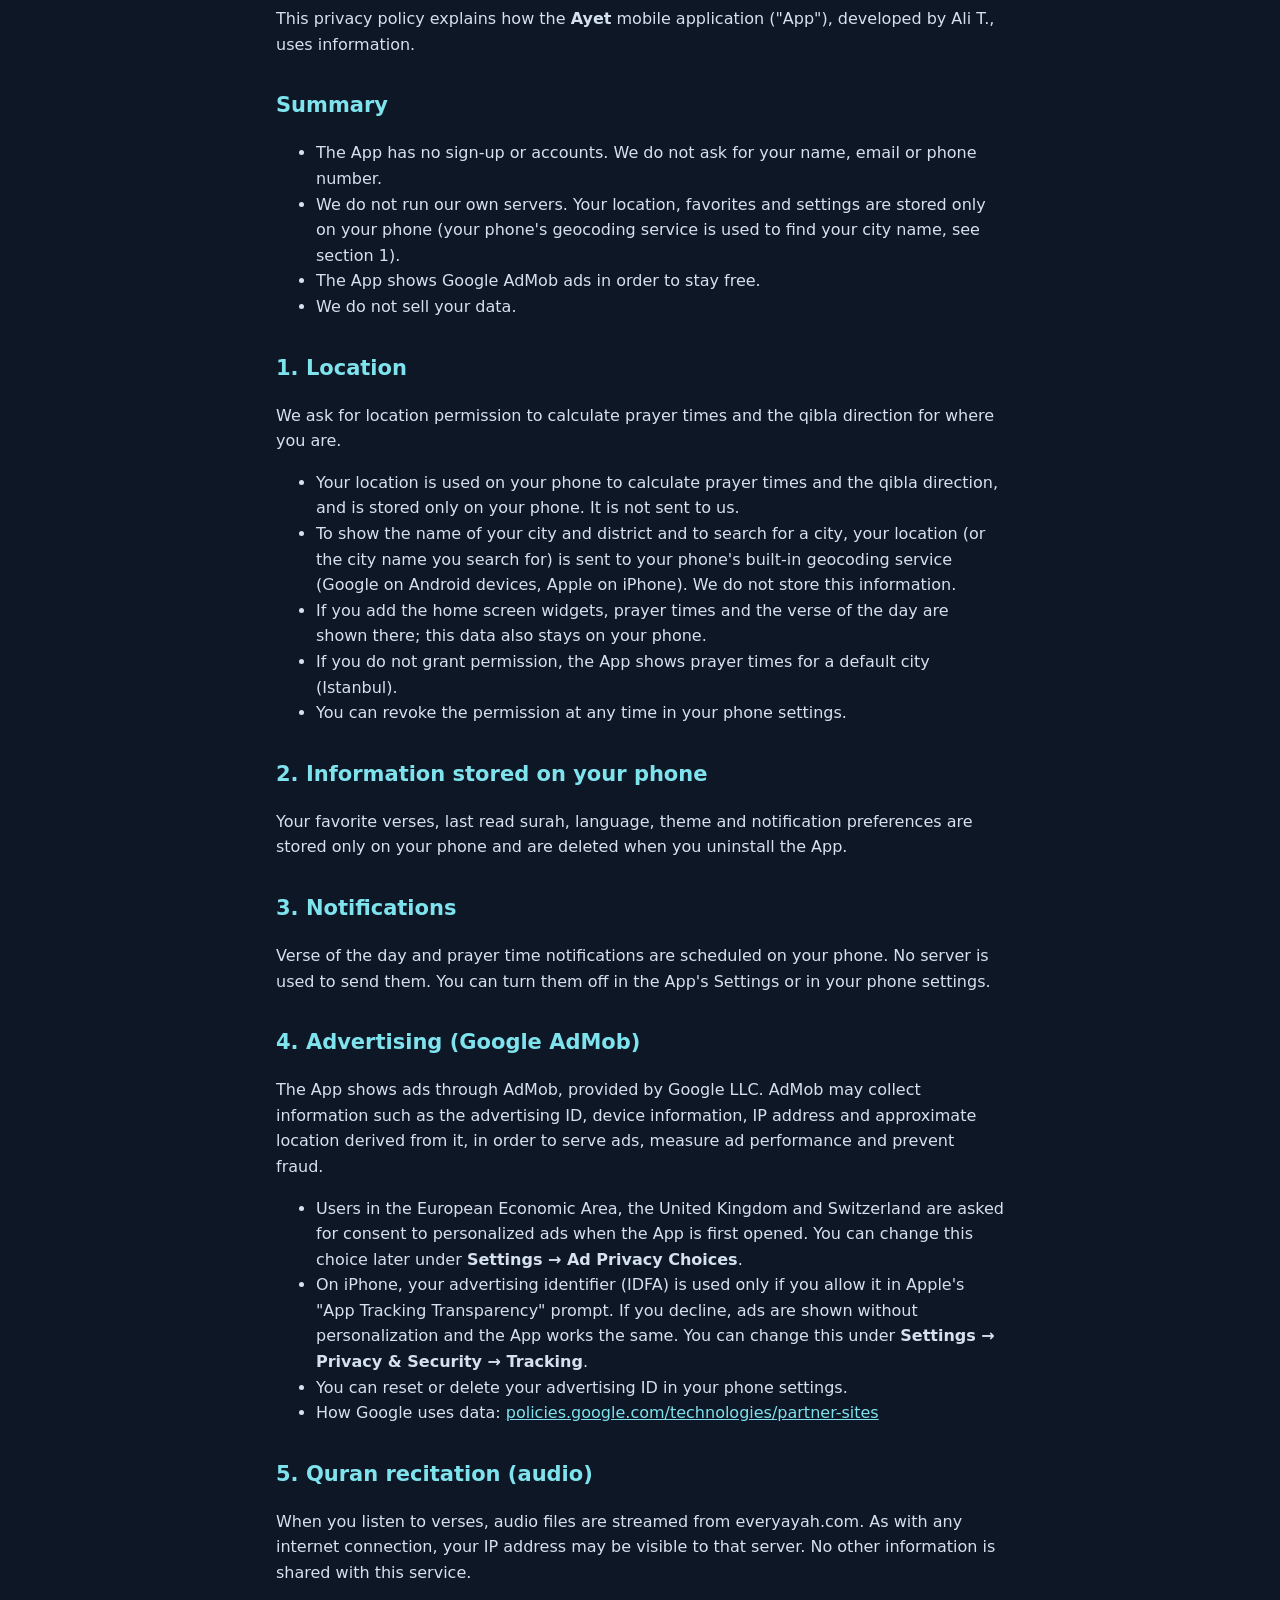
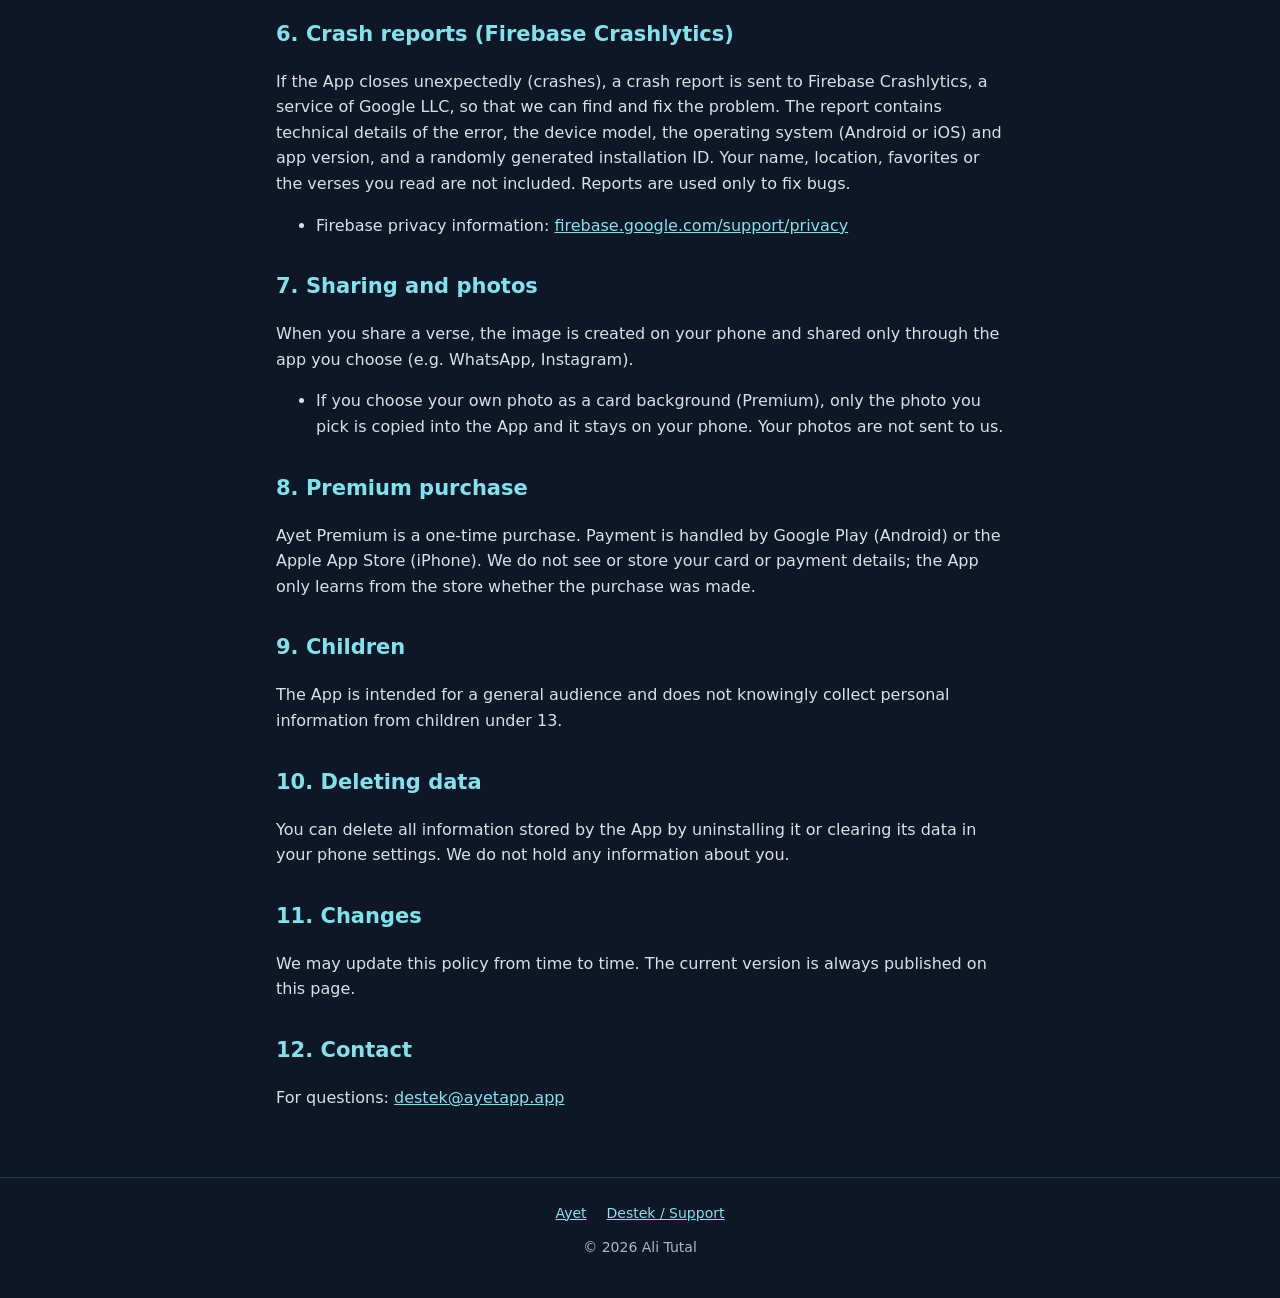
<file: privacy/index.html>
<!doctype html><html><head><meta charset="utf-8"><title>Privacy Policy – Ayet</title><meta http-equiv="refresh" content="0; url=/gizlilik/#en"><link rel="canonical" href="https://ayetapp.app/gizlilik/"></head><body><a href="/gizlilik/#en">Privacy Policy</a></body></html>
</file>
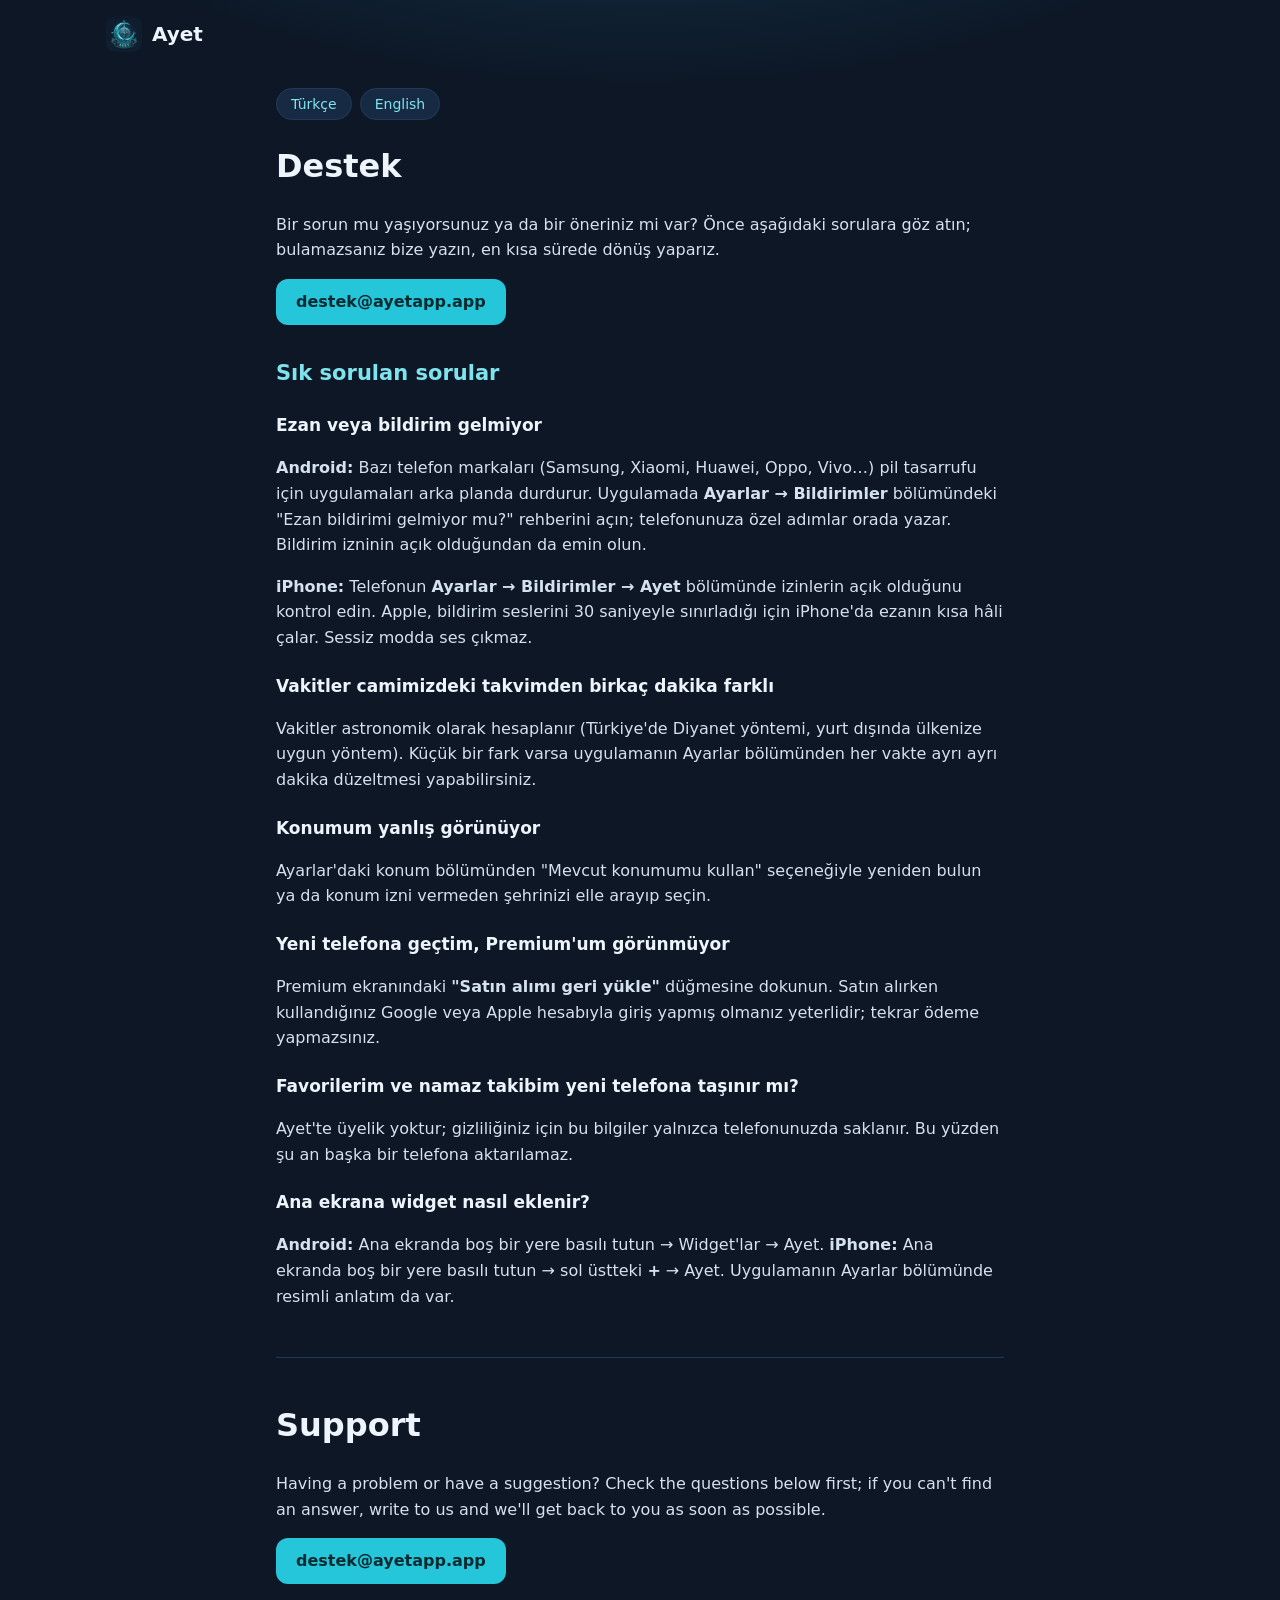
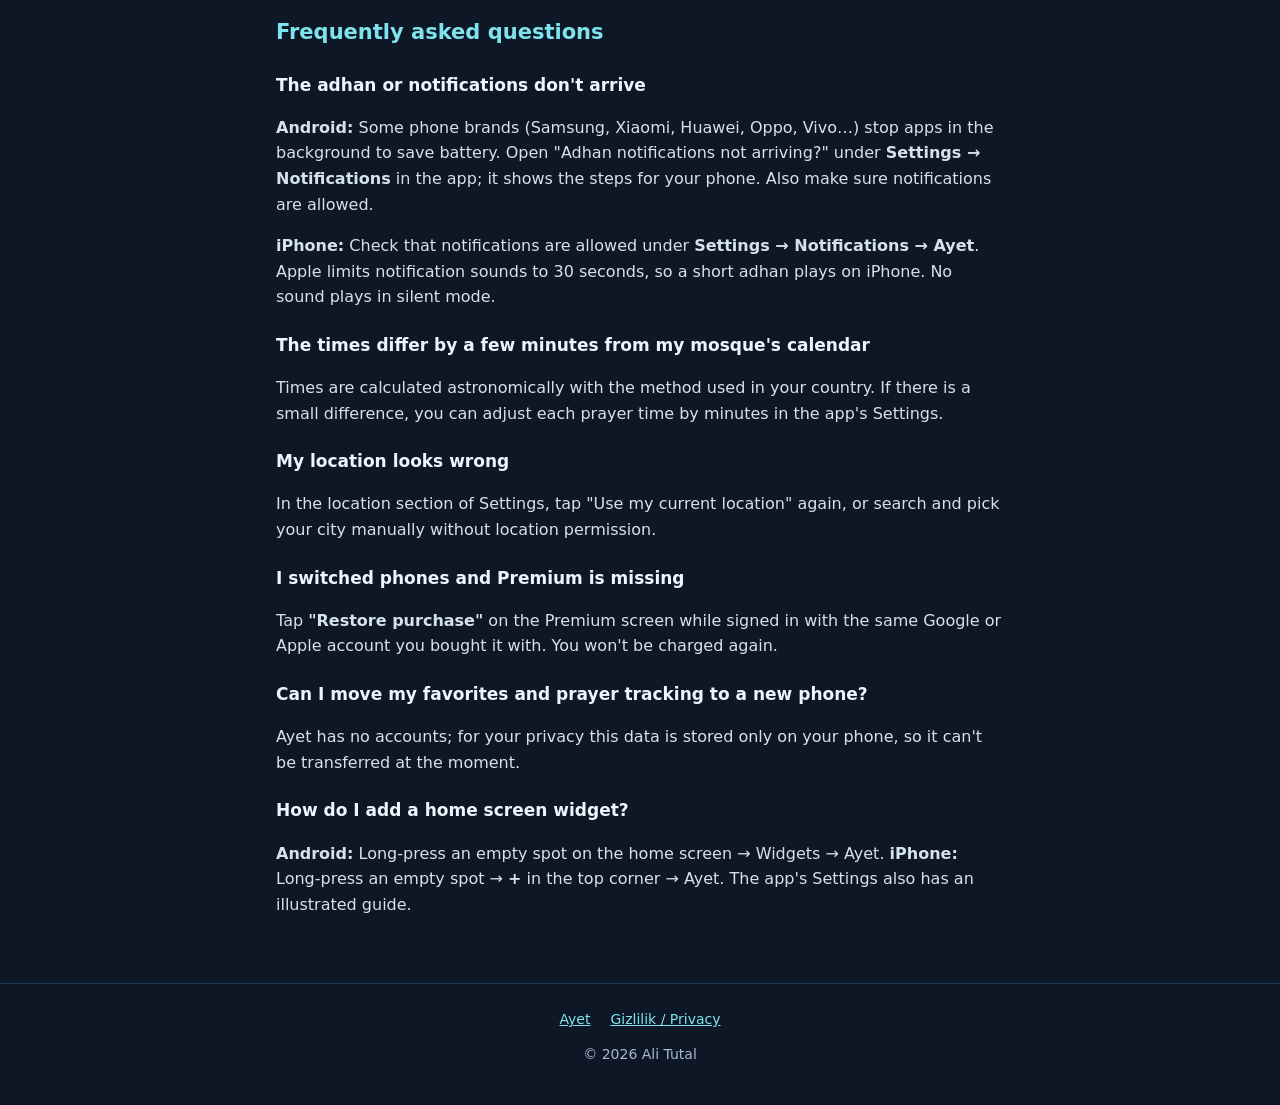
<file: support/index.html>
<!doctype html><html><head><meta charset="utf-8"><title>Support – Ayet</title><meta http-equiv="refresh" content="0; url=/destek/#en"><link rel="canonical" href="https://ayetapp.app/destek/"></head><body><a href="/destek/#en">Support</a></body></html>
</file>
<file: style.css>
:root {
  --bg: #0d1726;
  --bg2: #13233a;
  --card: #172a44;
  --line: #23395a;
  --text: #eef4fb;
  --muted: #a9b8cc;
  --accent: #26c6da;
  --accent2: #7fe3ee;
  --radius: 18px;
}
* { box-sizing: border-box; }
html { -webkit-text-size-adjust: 100%; }
body {
  margin: 0;
  background: radial-gradient(1200px 600px at 50% -10%, #17405a 0%, transparent 60%), var(--bg);
  color: var(--text);
  font: 16px/1.6 Inter, system-ui, -apple-system, "Segoe UI", Roboto, sans-serif;
}
[dir="rtl"] body, html[dir="rtl"] body { font-family: "Segoe UI", Tahoma, system-ui, sans-serif; }
a { color: var(--accent2); }
img { max-width: 100%; }

.top {
  display: flex; align-items: center; justify-content: space-between;
  max-width: 1100px; margin: 0 auto; padding: 16px;
}
.brand { display: flex; align-items: center; gap: 10px; color: var(--text); text-decoration: none; font-weight: 800; font-size: 20px; }
.brand img { border-radius: 9px; }
#lang {
  background: var(--card); color: var(--text); border: 1px solid var(--line);
  border-radius: 10px; padding: 8px 10px; font: inherit; font-size: 14px;
}

main { max-width: 1100px; margin: 0 auto; padding: 0 16px; }

.hero { text-align: center; padding: 40px 0 24px; }
.hero-icon { border-radius: 28px; box-shadow: 0 10px 40px rgba(38, 198, 218, .25); }
.hero h1 { font-size: clamp(30px, 6vw, 52px); line-height: 1.15; margin: 24px auto 12px; max-width: 820px; letter-spacing: -.5px; }
.lead { color: var(--muted); font-size: clamp(16px, 2.4vw, 20px); max-width: 640px; margin: 0 auto 28px; }

.stores { display: flex; gap: 12px; justify-content: center; flex-wrap: wrap; }
.store {
  display: inline-flex; align-items: center; gap: 10px;
  background: #000; color: #fff; text-decoration: none;
  border: 1px solid #3a4a60; border-radius: 12px; padding: 9px 18px 9px 14px; min-width: 190px;
  transition: transform .15s, border-color .15s;
}
.store:hover { transform: translateY(-2px); border-color: var(--accent); }
.store svg { width: 28px; height: 28px; fill: #fff; flex: none; }
.store span { white-space: nowrap; display: flex; flex-direction: column; text-align: start; font-size: 19px; font-weight: 600; line-height: 1.15; }
.store small { font-size: 11px; font-weight: 400; opacity: .85; }

.badges { list-style: none; padding: 0; margin: 26px 0 0; display: flex; gap: 10px; justify-content: center; flex-wrap: wrap; }
.badges li {
  background: rgba(38, 198, 218, .1); color: var(--accent2);
  border: 1px solid rgba(38, 198, 218, .3); border-radius: 999px; padding: 5px 14px; font-size: 14px;
}
.badges li::before { content: "✓ "; }

.shots { margin: 24px -16px; }
.strip {
  display: flex; gap: 16px; overflow-x: auto; padding: 8px 16px 18px;
  scroll-snap-type: x mandatory; justify-content: safe center;
}
.strip img {
  flex: none; width: 220px; height: auto; border-radius: 16px; scroll-snap-align: center;
  box-shadow: 0 8px 30px rgba(0, 0, 0, .4);
}

.verse { text-align: center; padding: 40px 0; }
.verse .ar { font-family: Amiri, serif; font-size: clamp(30px, 6vw, 46px); color: var(--accent2); margin: 0; line-height: 1.6; }
.verse .tr { font-size: clamp(18px, 3vw, 24px); margin: 8px auto 4px; max-width: 700px; }
.verse .ref { color: var(--muted); margin: 0; font-size: 14px; }

.features { display: grid; grid-template-columns: repeat(auto-fit, minmax(280px, 1fr)); gap: 16px; padding: 20px 0; }
.features article { background: var(--card); border: 1px solid var(--line); border-radius: var(--radius); padding: 22px; }
.features .ico { font-size: 28px; }
.features h3 { margin: 8px 0 6px; font-size: 19px; }
.features p { margin: 0; color: var(--muted); }

.premium {
  margin: 28px 0; padding: 28px; text-align: center; border-radius: var(--radius);
  background: linear-gradient(135deg, #3b2f12, #1c2a40); border: 1px solid #6b5a2a;
}
.premium h2 { margin: 0 0 6px; color: #f5d27a; }
.premium p { margin: 0 auto; max-width: 620px; color: #e8dcc0; }

.cta { text-align: center; padding: 30px 0 50px; }
.cta h2 { font-size: clamp(22px, 4vw, 32px); max-width: 700px; margin: 0 auto 22px; }
.langs { color: var(--muted); font-size: 14px; margin-top: 22px; }

footer { border-top: 1px solid var(--line); text-align: center; padding: 24px 16px 40px; color: var(--muted); font-size: 14px; }
footer nav { display: flex; gap: 20px; justify-content: center; flex-wrap: wrap; }
footer p { margin: 12px 0 0; }

/* Metin sayfaları (gizlilik, destek) */
.doc { max-width: 760px; margin: 0 auto; padding: 10px 16px 50px; }
.doc h1 { font-size: 32px; line-height: 1.2; }
.doc h2 { font-size: 21px; margin-top: 32px; color: var(--accent2); }
.doc h3 { font-size: 17px; margin: 22px 0 4px; }
.doc p, .doc li { color: #d6e1ee; }
.doc .muted { color: var(--muted); font-size: 14px; }
.doc hr { border: 0; border-top: 1px solid var(--line); margin: 48px 0; }
.tabs { display: flex; gap: 8px; margin: 10px 0 20px; flex-wrap: wrap; }
.tabs a { background: var(--card); border: 1px solid var(--line); border-radius: 999px; padding: 4px 14px; text-decoration: none; font-size: 14px; }
.mail { display: inline-block; background: var(--accent); color: #062a30; font-weight: 600; padding: 10px 20px; border-radius: 12px; text-decoration: none; }

@media (max-width: 480px) {
  .store { min-width: 0; flex: 1 1 160px; justify-content: center; }
  .strip img { width: 180px; }
}
</file>
